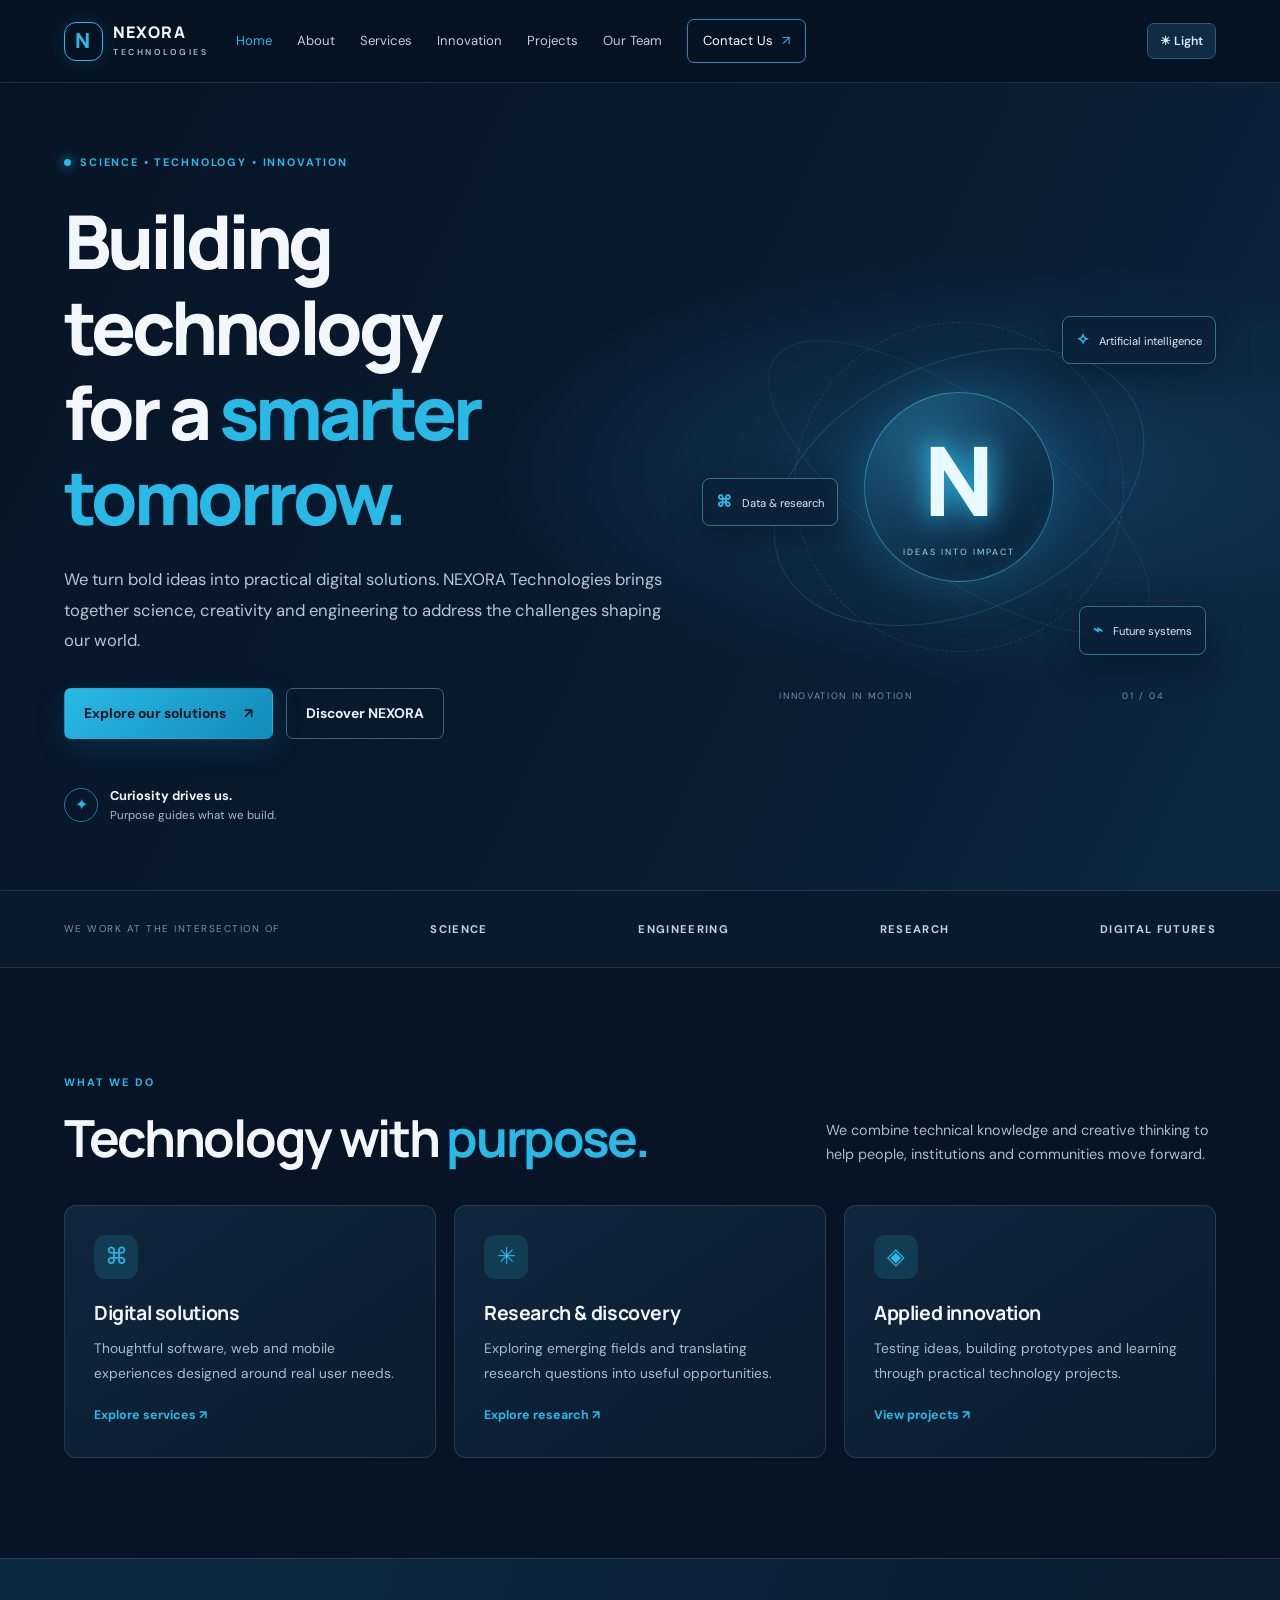
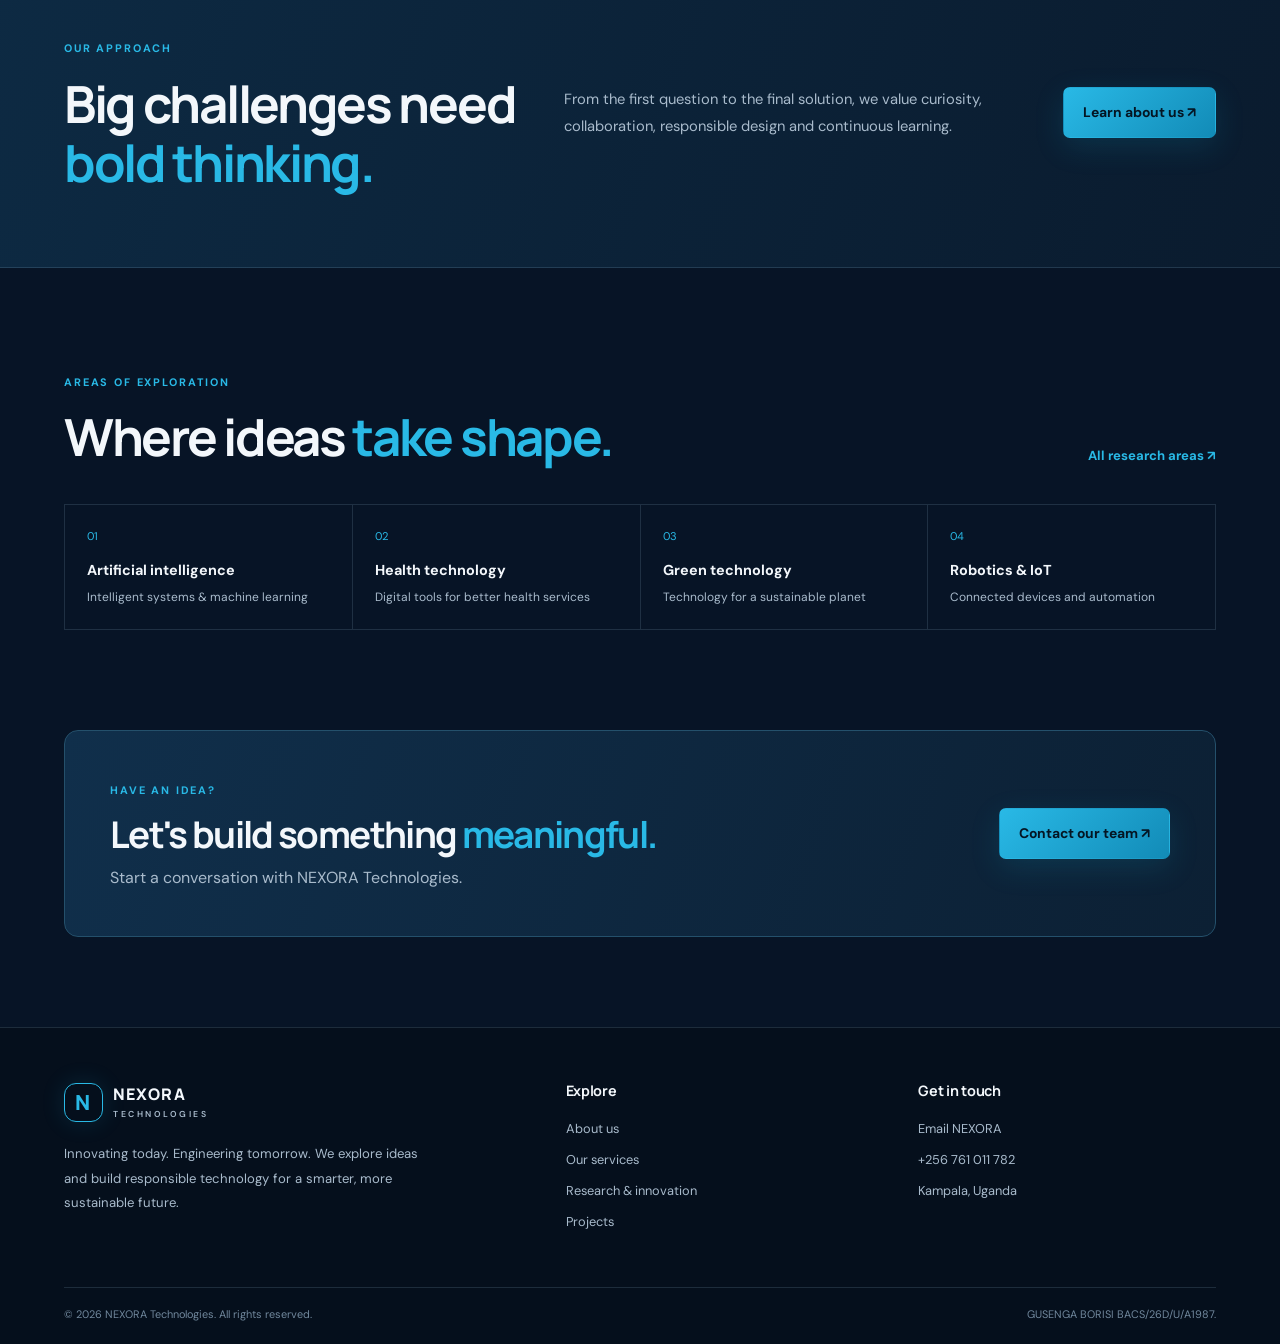
<file: index.html>
<!DOCTYPE html>
<html lang="en">
<head>
  <meta charset="UTF-8">
  <meta name="viewport" content="width=device-width, initial-scale=1.0">
  <meta name="description" content="NEXORA Technologies advances science, research and digital innovation.">
  <title>Home | NEXORA Technologies</title>
  <link rel="stylesheet" href="style.css">
</head>
<body>

<header class="site-header">
  <div class="container nav-wrap">
    <a class="brand" href="index.html" aria-label="NEXORA Technologies home">
      <span class="brand-mark">N</span><span class="brand-name">NEXORA<small>TECHNOLOGIES</small></span>
    </a>
    <button class="menu-toggle" type="button" aria-expanded="false" aria-controls="primary-navigation" aria-label="Open navigation">☰</button>
    <nav class="main-nav" id="primary-navigation" aria-label="Main navigation">
      <a href="index.html">Home</a><a href="about.html">About</a>
      <a href="services.html">Services</a><a href="innovation.html">Innovation</a>
      <a href="projects.html">Projects</a><a href="team.html">Our Team</a>
      <a class="nav-contact" href="contact.html">Contact Us <span>↗</span></a>
    </nav>
    <button class="theme-toggle" type="button" aria-label="Switch colour theme" title="Switch colour theme">☀ Light</button>
  </div>
</header>

<main>

<section class="hero">
 <div class="container hero-grid">
  <div class="hero-copy">
   <span class="eyebrow"><i></i> SCIENCE • TECHNOLOGY • INNOVATION</span>
   <h1>Building technology<br>for a <em>smarter tomorrow.</em></h1>
   <p class="hero-lead">We turn bold ideas into practical digital solutions. NEXORA Technologies brings together science, creativity and engineering to address the challenges shaping our world.</p>
   <div class="button-row"><a class="btn btn-primary" href="services.html">Explore our solutions <span>↗</span></a><a class="btn btn-outline" href="about.html">Discover NEXORA</a></div>
   <div class="hero-proof"><span class="proof-icon">✦</span><span><strong>Curiosity drives us.</strong><small>Purpose guides what we build.</small></span></div>
  </div>
  <div class="hero-art" aria-label="Abstract digital technology illustration">
   <div class="orbit orbit-one"></div><div class="orbit orbit-two"></div><div class="orbit orbit-three"></div>
   <div class="core"><span class="core-symbol">N</span><small>IDEAS INTO IMPACT</small></div>
   <div class="float-tag tag-ai"><b>✧</b> Artificial intelligence</div><div class="float-tag tag-data"><b>⌘</b> Data & research</div><div class="float-tag tag-future"><b>⌁</b> Future systems</div>
   <div class="art-caption">INNOVATION IN MOTION <span>01 / 04</span></div>
  </div>
 </div>
</section>
<section class="trust-strip"><div class="container trust-inner"><span>WE WORK AT THE INTERSECTION OF</span><b>SCIENCE</b><b>ENGINEERING</b><b>RESEARCH</b><b>DIGITAL FUTURES</b></div></section>
<section class="section container">
 <div class="section-heading"><div><span class="eyebrow">WHAT WE DO</span><h2>Technology with <em>purpose.</em></h2></div><p>We combine technical knowledge and creative thinking to help people, institutions and communities move forward.</p></div>
 <div class="card-grid three">
  <article class="feature-card"><span class="card-icon">⌘</span><h3>Digital solutions</h3><p>Thoughtful software, web and mobile experiences designed around real user needs.</p><a href="services.html">Explore services ↗</a></article>
  <article class="feature-card"><span class="card-icon">✳</span><h3>Research & discovery</h3><p>Exploring emerging fields and translating research questions into useful opportunities.</p><a href="innovation.html">Explore research ↗</a></article>
  <article class="feature-card"><span class="card-icon">◈</span><h3>Applied innovation</h3><p>Testing ideas, building prototypes and learning through practical technology projects.</p><a href="projects.html">View projects ↗</a></article>
 </div>
</section>
<section class="dark-band"><div class="container band-grid"><div><span class="eyebrow">OUR APPROACH</span><h2>Big challenges need<br><em>bold thinking.</em></h2></div><p>From the first question to the final solution, we value curiosity, collaboration, responsible design and continuous learning.</p><a class="btn btn-primary" href="about.html">Learn about us ↗</a></div></section>
<section class="section container"><div class="section-heading"><div><span class="eyebrow">AREAS OF EXPLORATION</span><h2>Where ideas <em>take shape.</em></h2></div><a class="text-link" href="innovation.html">All research areas ↗</a></div>
 <div class="topic-grid"><div>01 <b>Artificial intelligence</b><span>Intelligent systems & machine learning</span></div><div>02 <b>Health technology</b><span>Digital tools for better health services</span></div><div>03 <b>Green technology</b><span>Technology for a sustainable planet</span></div><div>04 <b>Robotics & IoT</b><span>Connected devices and automation</span></div></div>
</section>
<section class="cta-section container"><div><span class="eyebrow">HAVE AN IDEA?</span><h2>Let's build something <em>meaningful.</em></h2><p>Start a conversation with NEXORA Technologies.</p></div><a class="btn btn-primary" href="contact.html">Contact our team ↗</a></section>

</main>

<footer class="site-footer">
  <div class="container footer-grid">
    <div><a class="brand footer-brand" href="index.html"><span class="brand-mark">N</span><span class="brand-name">NEXORA<small>TECHNOLOGIES</small></span></a>
      <p>Innovating today. Engineering tomorrow. We explore ideas and build responsible technology for a smarter, more sustainable future.</p>
    </div>
    <div><h3>Explore</h3><a href="about.html">About us</a><a href="services.html">Our services</a><a href="innovation.html">Research & innovation</a><a href="projects.html">Projects</a></div>
    <div><h3>Get in touch</h3><a href="mailto:borisnucleus891@gmail.com">Email NEXORA</a><a href="tel:+256761011782">+256 761 011 782</a><span>Kampala, Uganda</span></div>
  </div>
  <div class="container footer-bottom"><span>© 2026 NEXORA Technologies. All rights reserved.</span><span>GUSENGA BORISI BACS/26D/U/A1987.</span></div>
</footer>

<script src="script.js" defer></script>
</body>
</html>
</file>
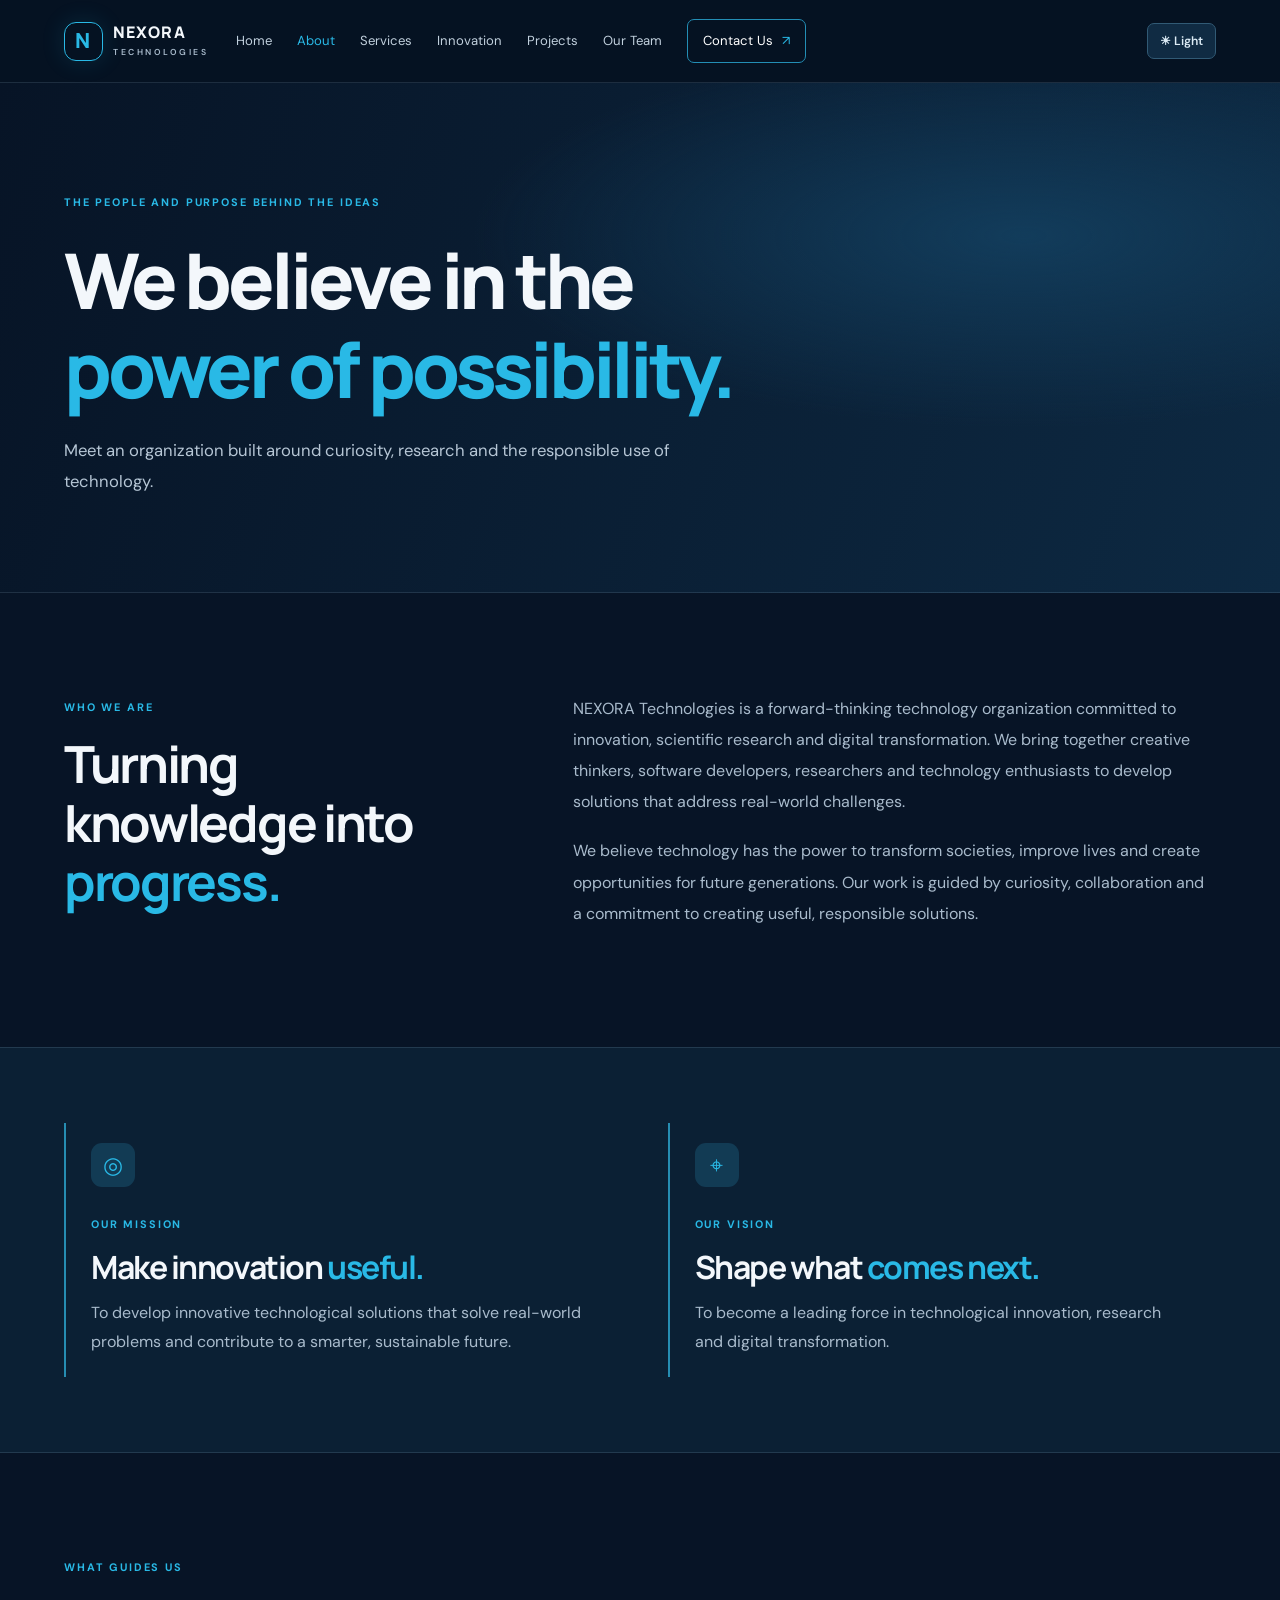
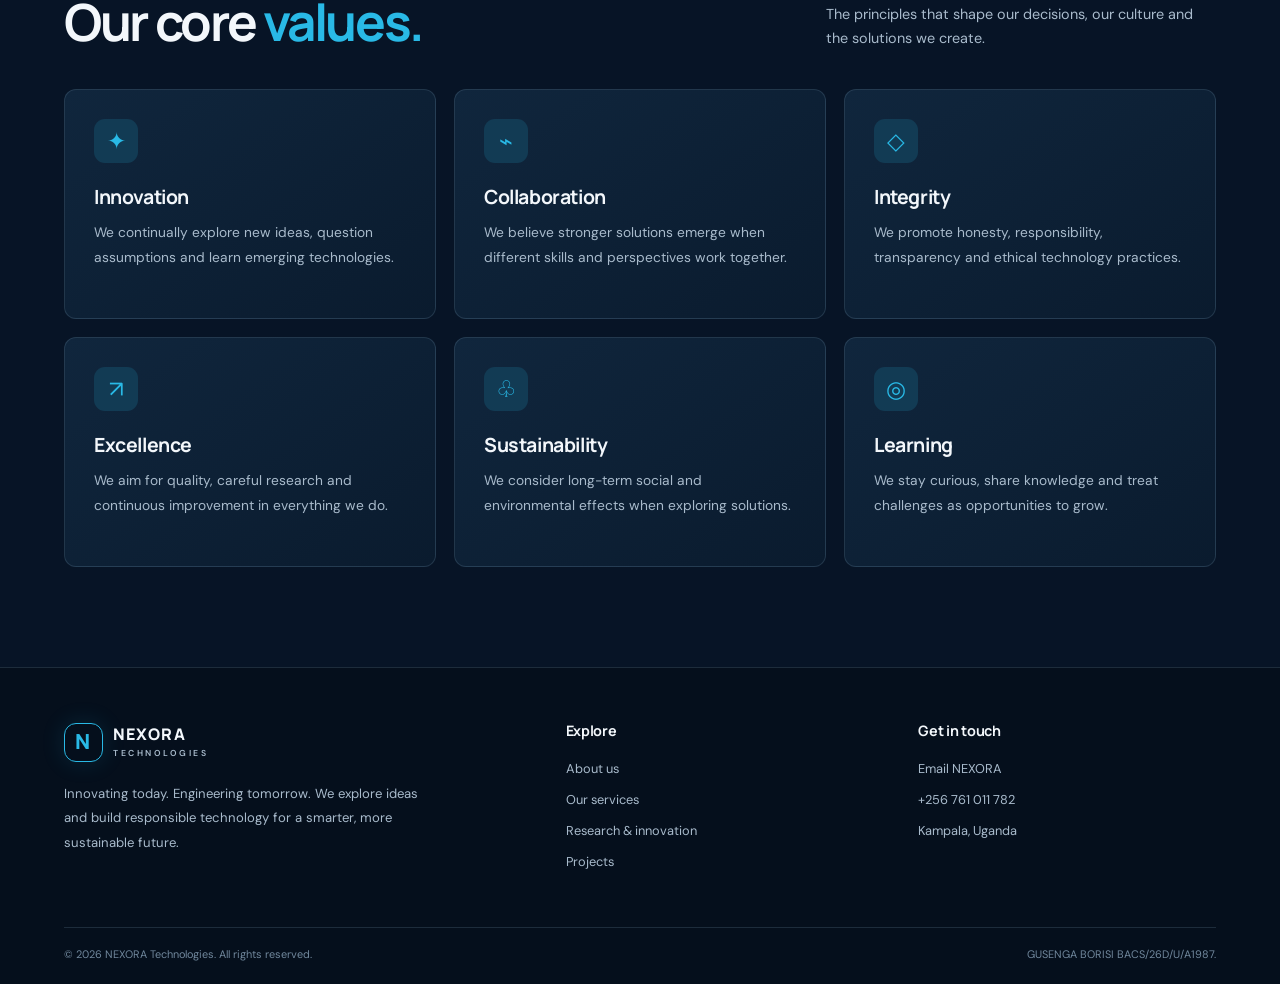
<file: about.html>
<!DOCTYPE html>
<html lang="en">
<head>
  <meta charset="UTF-8">
  <meta name="viewport" content="width=device-width, initial-scale=1.0">
  <meta name="description" content="Learn about NEXORA Technologies, our mission, vision and values.">
  <title>About Us | NEXORA Technologies</title>
  <link rel="stylesheet" href="style.css">
</head>
<body>

<header class="site-header">
  <div class="container nav-wrap">
    <a class="brand" href="index.html" aria-label="NEXORA Technologies home">
      <span class="brand-mark">N</span><span class="brand-name">NEXORA<small>TECHNOLOGIES</small></span>
    </a>
    <button class="menu-toggle" type="button" aria-expanded="false" aria-controls="primary-navigation" aria-label="Open navigation">☰</button>
    <nav class="main-nav" id="primary-navigation" aria-label="Main navigation">
      <a href="index.html">Home</a><a href="about.html">About</a>
      <a href="services.html">Services</a><a href="innovation.html">Innovation</a>
      <a href="projects.html">Projects</a><a href="team.html">Our Team</a>
      <a class="nav-contact" href="contact.html">Contact Us <span>↗</span></a>
    </nav>
    <button class="theme-toggle" type="button" aria-label="Switch colour theme" title="Switch colour theme">☀ Light</button>
  </div>
</header>

<main>

<section class="page-hero"><div class="container"><span class="eyebrow">THE PEOPLE AND PURPOSE BEHIND THE IDEAS</span><h1>We believe in the<br><em>power of possibility.</em></h1><p>Meet an organization built around curiosity, research and the responsible use of technology.</p></div></section>
<section class="section container split-section"><div><span class="eyebrow">WHO WE ARE</span><h2>Turning knowledge into <em>progress.</em></h2></div><div class="prose"><p>NEXORA Technologies is a forward-thinking technology organization committed to innovation, scientific research and digital transformation. We bring together creative thinkers, software developers, researchers and technology enthusiasts to develop solutions that address real-world challenges.</p><p>We believe technology has the power to transform societies, improve lives and create opportunities for future generations. Our work is guided by curiosity, collaboration and a commitment to creating useful, responsible solutions.</p></div></section>
<section class="mission-band"><div class="container mission-grid"><article><span class="card-icon">◎</span><span class="eyebrow">OUR MISSION</span><h2>Make innovation <em>useful.</em></h2><p>To develop innovative technological solutions that solve real-world problems and contribute to a smarter, sustainable future.</p></article><article><span class="card-icon">⌖</span><span class="eyebrow">OUR VISION</span><h2>Shape what <em>comes next.</em></h2><p>To become a leading force in technological innovation, research and digital transformation.</p></article></div></section>
<section class="section container"><div class="section-heading"><div><span class="eyebrow">WHAT GUIDES US</span><h2>Our core <em>values.</em></h2></div><p>The principles that shape our decisions, our culture and the solutions we create.</p></div><div class="card-grid three">
<article class="feature-card"><span class="card-icon">✦</span><h3>Innovation</h3><p>We continually explore new ideas, question assumptions and learn emerging technologies.</p></article>
<article class="feature-card"><span class="card-icon">⌁</span><h3>Collaboration</h3><p>We believe stronger solutions emerge when different skills and perspectives work together.</p></article>
<article class="feature-card"><span class="card-icon">◇</span><h3>Integrity</h3><p>We promote honesty, responsibility, transparency and ethical technology practices.</p></article>
<article class="feature-card"><span class="card-icon">↗</span><h3>Excellence</h3><p>We aim for quality, careful research and continuous improvement in everything we do.</p></article>
<article class="feature-card"><span class="card-icon">♧</span><h3>Sustainability</h3><p>We consider long-term social and environmental effects when exploring solutions.</p></article>
<article class="feature-card"><span class="card-icon">◎</span><h3>Learning</h3><p>We stay curious, share knowledge and treat challenges as opportunities to grow.</p></article>
</div></section>

</main>

<footer class="site-footer">
  <div class="container footer-grid">
    <div><a class="brand footer-brand" href="index.html"><span class="brand-mark">N</span><span class="brand-name">NEXORA<small>TECHNOLOGIES</small></span></a>
      <p>Innovating today. Engineering tomorrow. We explore ideas and build responsible technology for a smarter, more sustainable future.</p>
    </div>
    <div><h3>Explore</h3><a href="about.html">About us</a><a href="services.html">Our services</a><a href="innovation.html">Research & innovation</a><a href="projects.html">Projects</a></div>
    <div><h3>Get in touch</h3><a href="mailto:borisnucleus891@gmail.com">Email NEXORA</a><a href="tel:+256761011782">+256 761 011 782</a><span>Kampala, Uganda</span></div>
  </div>
  <div class="container footer-bottom"><span>© 2026 NEXORA Technologies. All rights reserved.</span><span>GUSENGA BORISI BACS/26D/U/A1987.</span></div>
</footer>

<script src="script.js" defer></script>
</body>
</html>
</file>
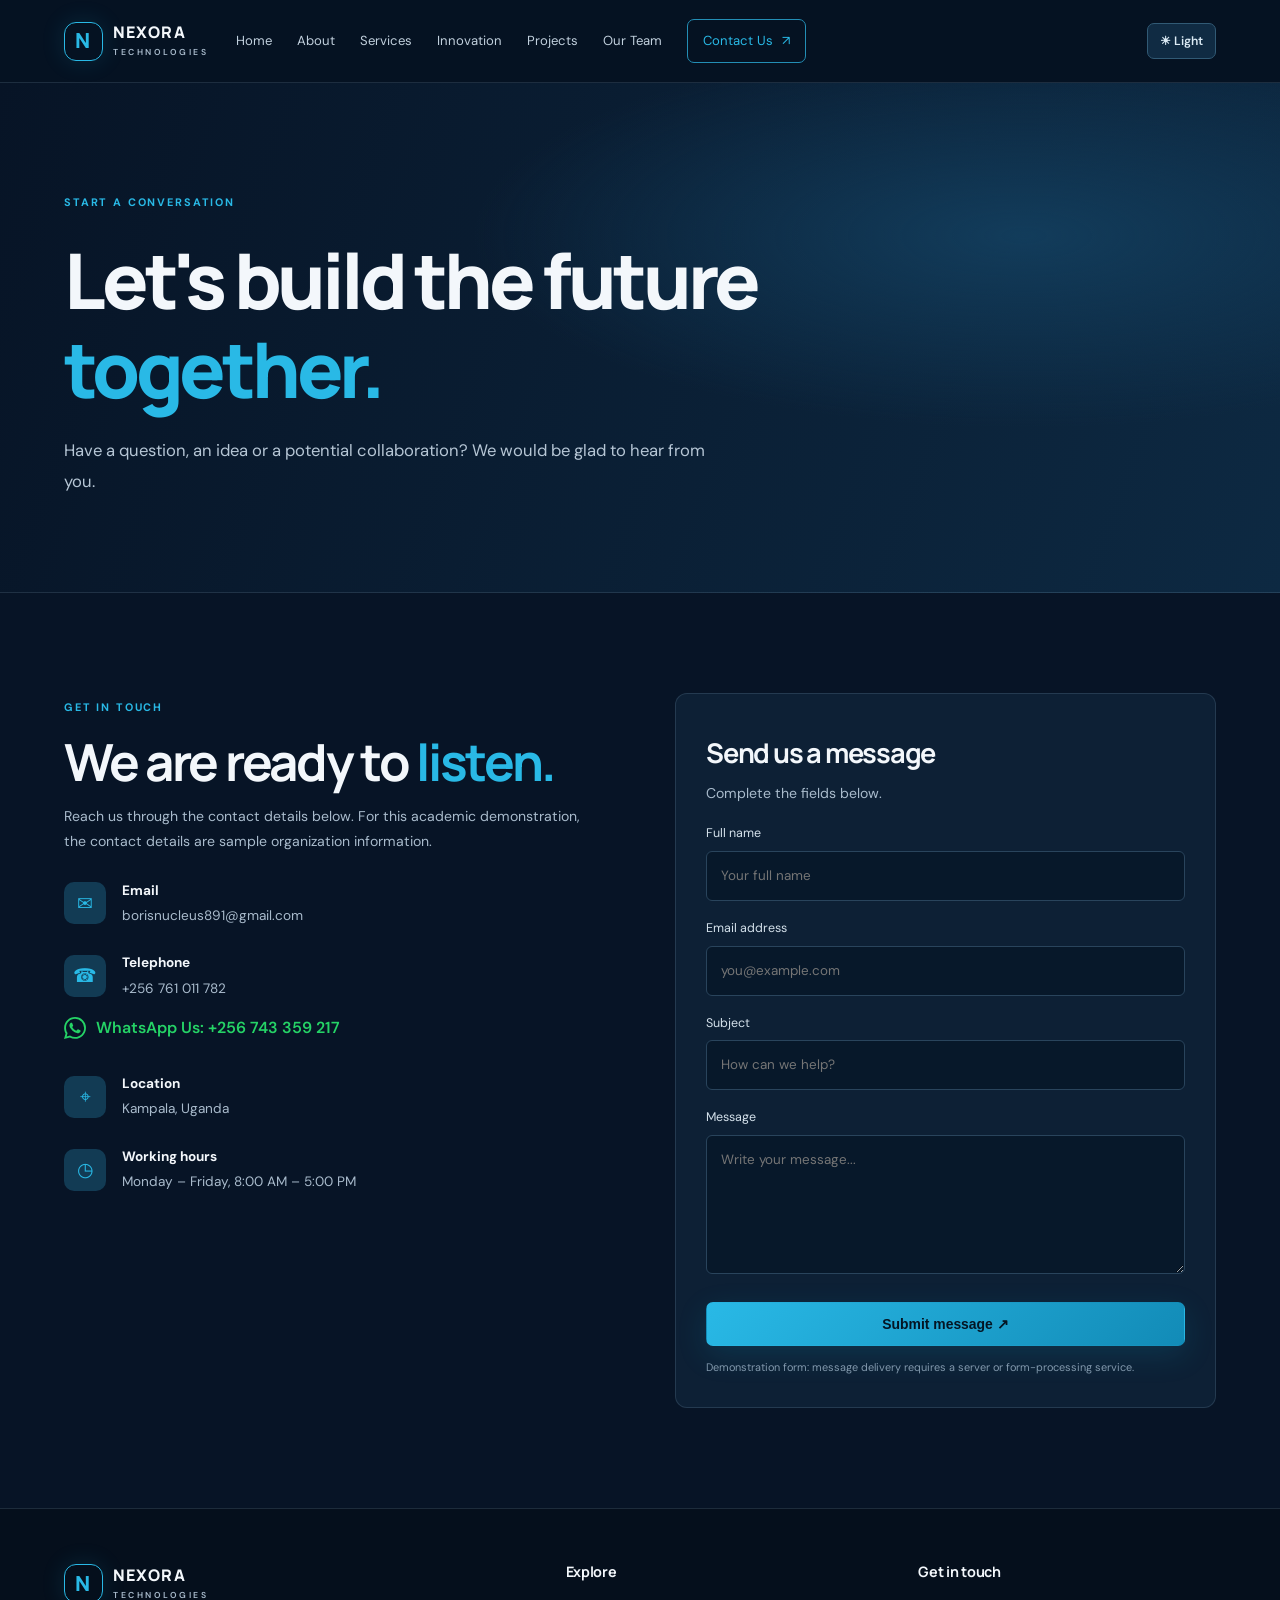
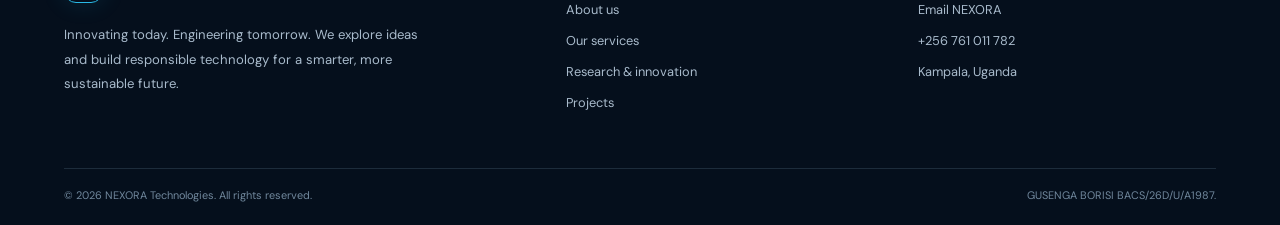
<file: contact.html>
<!DOCTYPE html>
<html lang="en">
<head>
  <meta charset="UTF-8">
  <meta name="viewport" content="width=device-width, initial-scale=1.0">
  <meta name="description" content="Contact NEXORA Technologies in Kampala, Uganda.">
  <title>Contact Us | NEXORA Technologies</title>
  <link rel="stylesheet" href="style.css">
</head>
<body>

<header class="site-header">
  <div class="container nav-wrap">
    <a class="brand" href="index.html" aria-label="NEXORA Technologies home">
      <span class="brand-mark">N</span><span class="brand-name">NEXORA<small>TECHNOLOGIES</small></span>
    </a>
    <button class="menu-toggle" type="button" aria-expanded="false" aria-controls="primary-navigation" aria-label="Open navigation">☰</button>
    <nav class="main-nav" id="primary-navigation" aria-label="Main navigation">
      <a href="index.html">Home</a><a href="about.html">About</a>
      <a href="services.html">Services</a><a href="innovation.html">Innovation</a>
      <a href="projects.html">Projects</a><a href="team.html">Our Team</a>
      <a class="nav-contact" href="contact.html">Contact Us <span>↗</span></a>
    </nav>
    <button class="theme-toggle" type="button" aria-label="Switch colour theme" title="Switch colour theme">☀ Light</button>
  </div>
</header>

<main>

<section class="page-hero"><div class="container"><span class="eyebrow">START A CONVERSATION</span><h1>Let's build the future<br><em>together.</em></h1><p>Have a question, an idea or a potential collaboration? We would be glad to hear from you.</p></div></section>
<section class="section container contact-layout"><div><span class="eyebrow">GET IN TOUCH</span><h2>We are ready to <em>listen.</em></h2><p class="muted">Reach us through the contact details below. For this academic demonstration, the contact details are sample organization information.</p>
<div class="contact-detail"><span>✉</span><div><b>Email</b><a href="mailto:borisnucleus891@gmail.com">borisnucleus891@gmail.com</a></div></div>
<div class="contact-detail"><span>☎</span><div><b>Telephone</b><a href="tel:+256761011782">+256 761 011 782</a></div></div>
 <a href="https://wa.me/256743359217"
   class="whatsapp-contact"
   target="_blank"
   rel="noopener noreferrer">

    <svg class="whatsapp-icon" viewBox="0 0 24 24">
        <path d="M20.52 3.48A11.87 11.87 0 0 0 12.05 0C5.48 0 .14 5.34.14 11.91c0 2.1.55 4.15 1.6 5.96L0 24l6.29-1.65a11.9 11.9 0 0 0 5.76 1.47h.01c6.57 0 11.91-5.34 11.91-11.91a11.84 11.84 0 0 0-3.45-8.43ZM12.06 21.8a9.9 9.9 0 0 1-5.04-1.38l-.36-.21-3.73.98 1-3.64-.24-.37a9.88 9.88 0 0 1-1.52-5.27c0-5.46 4.44-9.9 9.9-9.9a9.83 9.83 0 0 1 7 2.9 9.83 9.83 0 0 1 2.9 7c0 5.45-4.44 9.89-9.9 9.89Zm5.43-7.41c-.3-.15-1.77-.87-2.05-.97-.28-.1-.48-.15-.68.15-.2.3-.77.97-.94 1.17-.17.2-.35.23-.65.08-.3-.15-1.27-.47-2.42-1.5-.9-.8-1.5-1.78-1.67-2.08-.17-.3-.02-.46.13-.61.14-.13.3-.35.45-.52.15-.17.2-.3.3-.5.1-.2.05-.37-.02-.52-.08-.15-.68-1.64-.93-2.24-.24-.59-.49-.51-.68-.52h-.58c-.2 0-.52.08-.8.37-.28.3-1.05 1.03-1.05 2.52s1.08 2.92 1.23 3.12c.15.2 2.13 3.25 5.16 4.56.72.31 1.28.5 1.71.64.72.23 1.37.2 1.89.12.58-.09 1.77-.73 2.02-1.44.25-.71.25-1.32.17-1.44-.07-.13-.27-.2-.57-.35Z"/>
    </svg>

    WhatsApp Us: +256 743 359 217
</a>
<div class="contact-detail"><span>⌖</span><div><b>Location</b><p>Kampala, Uganda</p></div></div>
<div class="contact-detail"><span>◷</span><div><b>Working hours</b><p>Monday – Friday, 8:00 AM – 5:00 PM</p></div></div>
</div>
<div class="form-panel"><h2>Send us a message</h2><p class="muted">Complete the fields below.</p><form action="#" method="post">
<label for="fullname">Full name</label><input id="fullname" name="fullname" type="text" placeholder="Your full name" required>
<label for="email">Email address</label><input id="email" name="email" type="email" placeholder="you@example.com" required>
<label for="subject">Subject</label><input id="subject" name="subject" type="text" placeholder="How can we help?" required>
<label for="message">Message</label><textarea id="message" name="message" rows="5" placeholder="Write your message..." required></textarea>
<button class="btn btn-primary form-button" type="submit">Submit message ↗</button>
<p class="form-note">Demonstration form: message delivery requires a server or form-processing service.</p>
</form></div></section>

</main>

<footer class="site-footer">
  <div class="container footer-grid">
    <div><a class="brand footer-brand" href="index.html"><span class="brand-mark">N</span><span class="brand-name">NEXORA<small>TECHNOLOGIES</small></span></a>
      <p>Innovating today. Engineering tomorrow. We explore ideas and build responsible technology for a smarter, more sustainable future.</p>
    </div>
    <div><h3>Explore</h3><a href="about.html">About us</a><a href="services.html">Our services</a><a href="innovation.html">Research & innovation</a><a href="projects.html">Projects</a></div>
    <div><h3>Get in touch</h3><a href="mailto:borisnucleus891@gmail.com">Email NEXORA</a><a href="tel:+256761011782">+256 761 011 782</a><span>Kampala, Uganda</span></div>
  </div>
  <div class="container footer-bottom"><span>© 2026 NEXORA Technologies. All rights reserved.</span><span>GUSENGA BORISI BACS/26D/U/A1987.</span></div>
</footer>

<script src="script.js" defer></script>
</body>
</html>
</file>
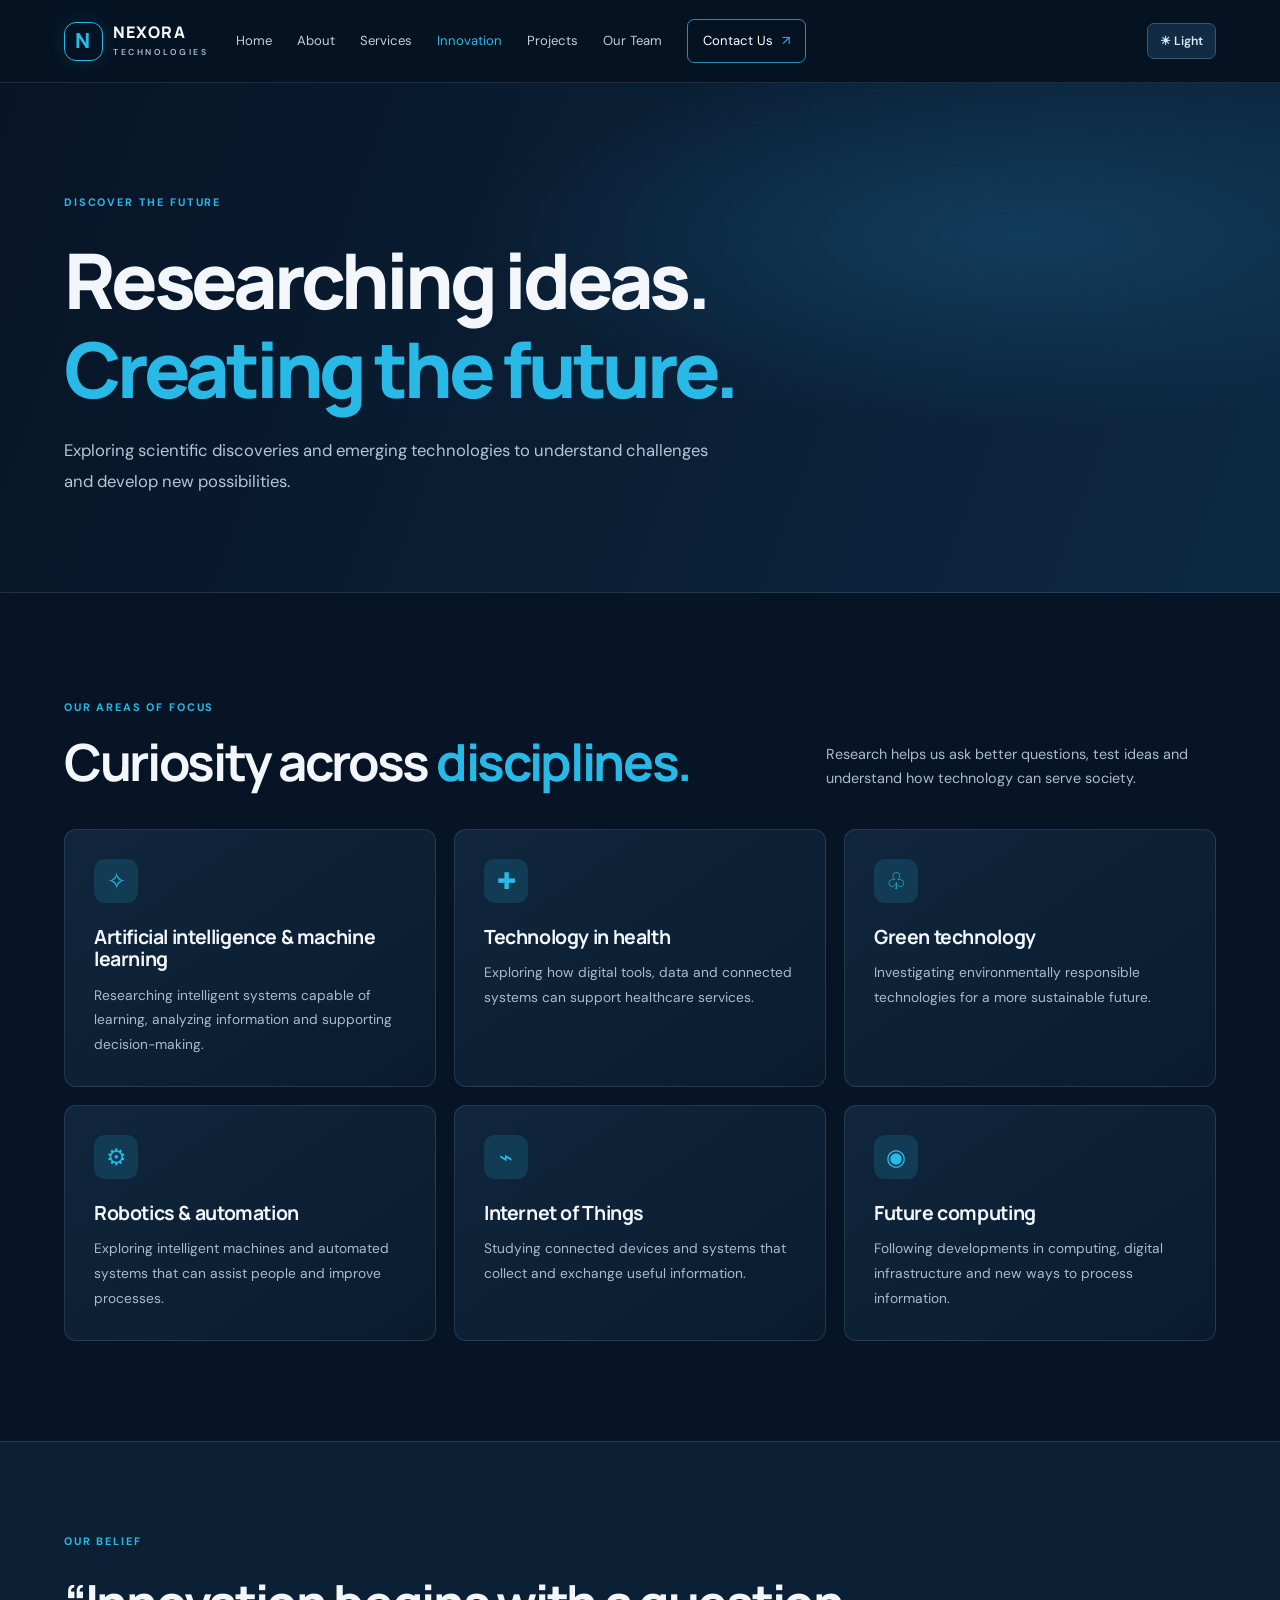
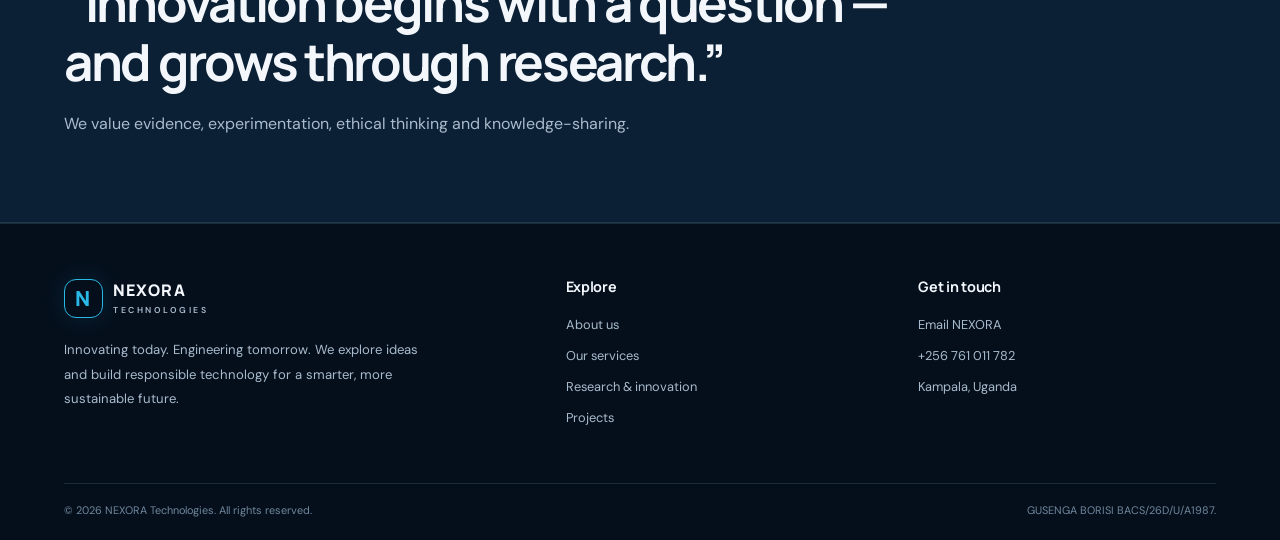
<file: innovation.html>
<!DOCTYPE html>
<html lang="en">
<head>
  <meta charset="UTF-8">
  <meta name="viewport" content="width=device-width, initial-scale=1.0">
  <meta name="description" content="Discover NEXORA Technologies research areas in science and emerging technology.">
  <title>Research & Innovation | NEXORA Technologies</title>
  <link rel="stylesheet" href="style.css">
</head>
<body>

<header class="site-header">
  <div class="container nav-wrap">
    <a class="brand" href="index.html" aria-label="NEXORA Technologies home">
      <span class="brand-mark">N</span><span class="brand-name">NEXORA<small>TECHNOLOGIES</small></span>
    </a>
    <button class="menu-toggle" type="button" aria-expanded="false" aria-controls="primary-navigation" aria-label="Open navigation">☰</button>
    <nav class="main-nav" id="primary-navigation" aria-label="Main navigation">
      <a href="index.html">Home</a><a href="about.html">About</a>
      <a href="services.html">Services</a><a href="innovation.html">Innovation</a>
      <a href="projects.html">Projects</a><a href="team.html">Our Team</a>
      <a class="nav-contact" href="contact.html">Contact Us <span>↗</span></a>
    </nav>
    <button class="theme-toggle" type="button" aria-label="Switch colour theme" title="Switch colour theme">☀ Light</button>
  </div>
</header>

<main>

<section class="page-hero"><div class="container"><span class="eyebrow">DISCOVER THE FUTURE</span><h1>Researching ideas.<br><em>Creating the future.</em></h1><p>Exploring scientific discoveries and emerging technologies to understand challenges and develop new possibilities.</p></div></section>
<section class="section container"><div class="section-heading"><div><span class="eyebrow">OUR AREAS OF FOCUS</span><h2>Curiosity across <em>disciplines.</em></h2></div><p>Research helps us ask better questions, test ideas and understand how technology can serve society.</p></div><div class="card-grid three">
<article class="feature-card"><span class="card-icon">✧</span><h3>Artificial intelligence & machine learning</h3><p>Researching intelligent systems capable of learning, analyzing information and supporting decision-making.</p></article>
<article class="feature-card"><span class="card-icon">✚</span><h3>Technology in health</h3><p>Exploring how digital tools, data and connected systems can support healthcare services.</p></article>
<article class="feature-card"><span class="card-icon">♧</span><h3>Green technology</h3><p>Investigating environmentally responsible technologies for a more sustainable future.</p></article>
<article class="feature-card"><span class="card-icon">⚙</span><h3>Robotics & automation</h3><p>Exploring intelligent machines and automated systems that can assist people and improve processes.</p></article>
<article class="feature-card"><span class="card-icon">⌁</span><h3>Internet of Things</h3><p>Studying connected devices and systems that collect and exchange useful information.</p></article>
<article class="feature-card"><span class="card-icon">◉</span><h3>Future computing</h3><p>Following developments in computing, digital infrastructure and new ways to process information.</p></article>
</div></section>
<section class="quote-panel"><div class="container"><span class="eyebrow">OUR BELIEF</span><h2>“Innovation begins with a question — and grows through research.”</h2><p>We value evidence, experimentation, ethical thinking and knowledge-sharing.</p></div></section>

</main>

<footer class="site-footer">
  <div class="container footer-grid">
    <div><a class="brand footer-brand" href="index.html"><span class="brand-mark">N</span><span class="brand-name">NEXORA<small>TECHNOLOGIES</small></span></a>
      <p>Innovating today. Engineering tomorrow. We explore ideas and build responsible technology for a smarter, more sustainable future.</p>
    </div>
    <div><h3>Explore</h3><a href="about.html">About us</a><a href="services.html">Our services</a><a href="innovation.html">Research & innovation</a><a href="projects.html">Projects</a></div>
    <div><h3>Get in touch</h3><a href="mailto:borisnucleus891@gmail.com">Email NEXORA</a><a href="tel:+256761011782">+256 761 011 782</a><span>Kampala, Uganda</span></div>
  </div>
  <div class="container footer-bottom"><span>© 2026 NEXORA Technologies. All rights reserved.</span><span>GUSENGA BORISI BACS/26D/U/A1987.</span></div>
</footer>

<script src="script.js" defer></script>
</body>
</html>
</file>
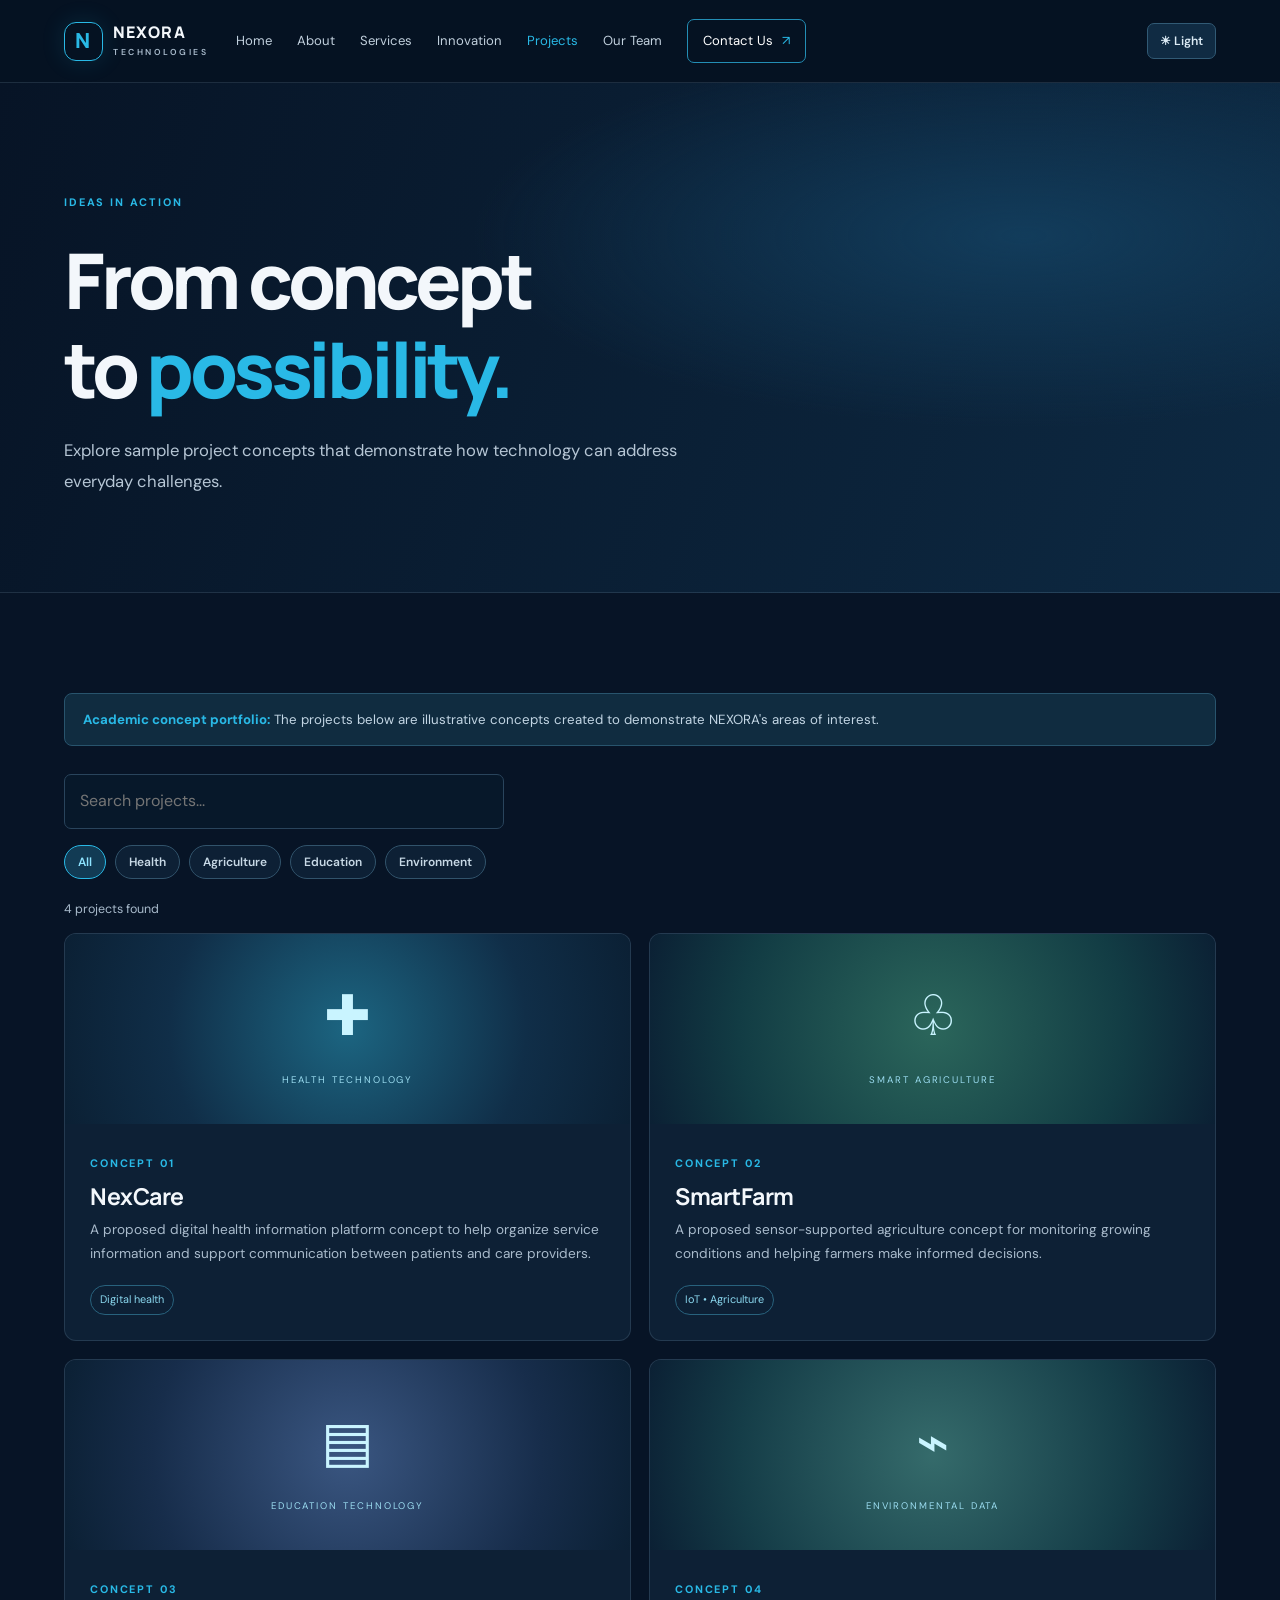
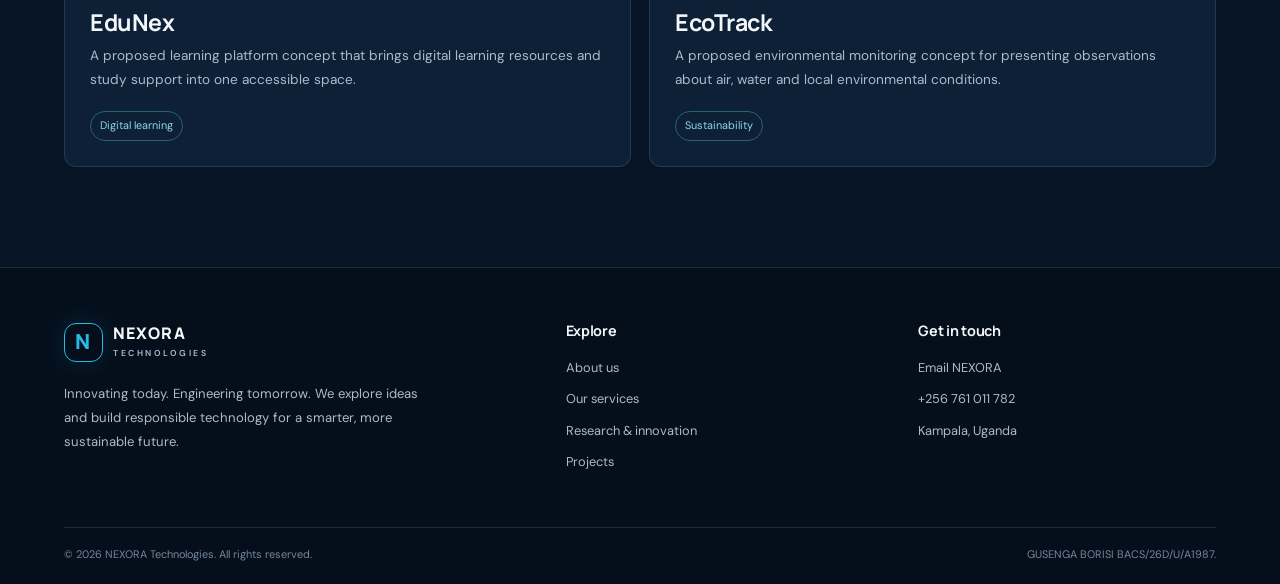
<file: projects.html>
<!DOCTYPE html>
<html lang="en">
<head>
  <meta charset="UTF-8">
  <meta name="viewport" content="width=device-width, initial-scale=1.0">
  <meta name="description" content="Explore illustrative concept projects from NEXORA Technologies.">
  <title>Projects | NEXORA Technologies</title>
  <link rel="stylesheet" href="style.css">
</head>
<body>

<header class="site-header">
  <div class="container nav-wrap">
    <a class="brand" href="index.html" aria-label="NEXORA Technologies home">
      <span class="brand-mark">N</span><span class="brand-name">NEXORA<small>TECHNOLOGIES</small></span>
    </a>
    <button class="menu-toggle" type="button" aria-expanded="false" aria-controls="primary-navigation" aria-label="Open navigation">☰</button>
    <nav class="main-nav" id="primary-navigation" aria-label="Main navigation">
      <a href="index.html">Home</a><a href="about.html">About</a>
      <a href="services.html">Services</a><a href="innovation.html">Innovation</a>
      <a href="projects.html">Projects</a><a href="team.html">Our Team</a>
      <a class="nav-contact" href="contact.html">Contact Us <span>↗</span></a>
    </nav>
    <button class="theme-toggle" type="button" aria-label="Switch colour theme" title="Switch colour theme">☀ Light</button>
  </div>
</header>

<main>

<section class="page-hero"><div class="container"><span class="eyebrow">IDEAS IN ACTION</span><h1>From concept<br>to <em>possibility.</em></h1><p>Explore sample project concepts that demonstrate how technology can address everyday challenges.</p></div></section>
<section class="section container"><div class="notice"><b>Academic concept portfolio:</b> The projects below are illustrative concepts created to demonstrate NEXORA's areas of interest.</div><div class="project-tools" aria-label="Filter projects">
  <label class="sr-only" for="project-search">Search projects</label>
  <input id="project-search" type="search" placeholder="Search projects..." autocomplete="off">
  <div class="filter-buttons" role="group" aria-label="Filter by category">
    <button class="filter-btn is-active" type="button" data-filter="all">All</button>
    <button class="filter-btn" type="button" data-filter="health">Health</button>
    <button class="filter-btn" type="button" data-filter="agriculture">Agriculture</button>
    <button class="filter-btn" type="button" data-filter="education">Education</button>
    <button class="filter-btn" type="button" data-filter="environment">Environment</button>
  </div>
</div>
<p class="search-status" aria-live="polite"></p>
<div class="card-grid two project-grid">
<article class="project-card" data-category="health"><div class="project-art art-health"><span>✚</span><small>HEALTH TECHNOLOGY</small></div><div class="project-copy"><span class="eyebrow">CONCEPT 01</span><h3>NexCare</h3><p>A proposed digital health information platform concept to help organize service information and support communication between patients and care providers.</p><span class="tag">Digital health</span></div></article>
<article class="project-card" data-category="agriculture"><div class="project-art art-farm"><span>♧</span><small>SMART AGRICULTURE</small></div><div class="project-copy"><span class="eyebrow">CONCEPT 02</span><h3>SmartFarm</h3><p>A proposed sensor-supported agriculture concept for monitoring growing conditions and helping farmers make informed decisions.</p><span class="tag">IoT • Agriculture</span></div></article>
<article class="project-card" data-category="education"><div class="project-art art-edu"><span>▤</span><small>EDUCATION TECHNOLOGY</small></div><div class="project-copy"><span class="eyebrow">CONCEPT 03</span><h3>EduNex</h3><p>A proposed learning platform concept that brings digital learning resources and study support into one accessible space.</p><span class="tag">Digital learning</span></div></article>
<article class="project-card" data-category="environment"><div class="project-art art-eco"><span>⌁</span><small>ENVIRONMENTAL DATA</small></div><div class="project-copy"><span class="eyebrow">CONCEPT 04</span><h3>EcoTrack</h3><p>A proposed environmental monitoring concept for presenting observations about air, water and local environmental conditions.</p><span class="tag">Sustainability</span></div></article>
</div></section>

</main>

<footer class="site-footer">
  <div class="container footer-grid">
    <div><a class="brand footer-brand" href="index.html"><span class="brand-mark">N</span><span class="brand-name">NEXORA<small>TECHNOLOGIES</small></span></a>
      <p>Innovating today. Engineering tomorrow. We explore ideas and build responsible technology for a smarter, more sustainable future.</p>
    </div>
    <div><h3>Explore</h3><a href="about.html">About us</a><a href="services.html">Our services</a><a href="innovation.html">Research & innovation</a><a href="projects.html">Projects</a></div>
    <div><h3>Get in touch</h3><a href="mailto:borisnucleus891@gmail.com">Email NEXORA</a><a href="tel:+256761011782">+256 761 011 782</a><span>Kampala, Uganda</span></div>
  </div>
  <div class="container footer-bottom"><span>© 2026 NEXORA Technologies. All rights reserved.</span><span>GUSENGA BORISI BACS/26D/U/A1987.</span></div>
</footer>

<script src="script.js" defer></script>
</body>
</html>
</file>
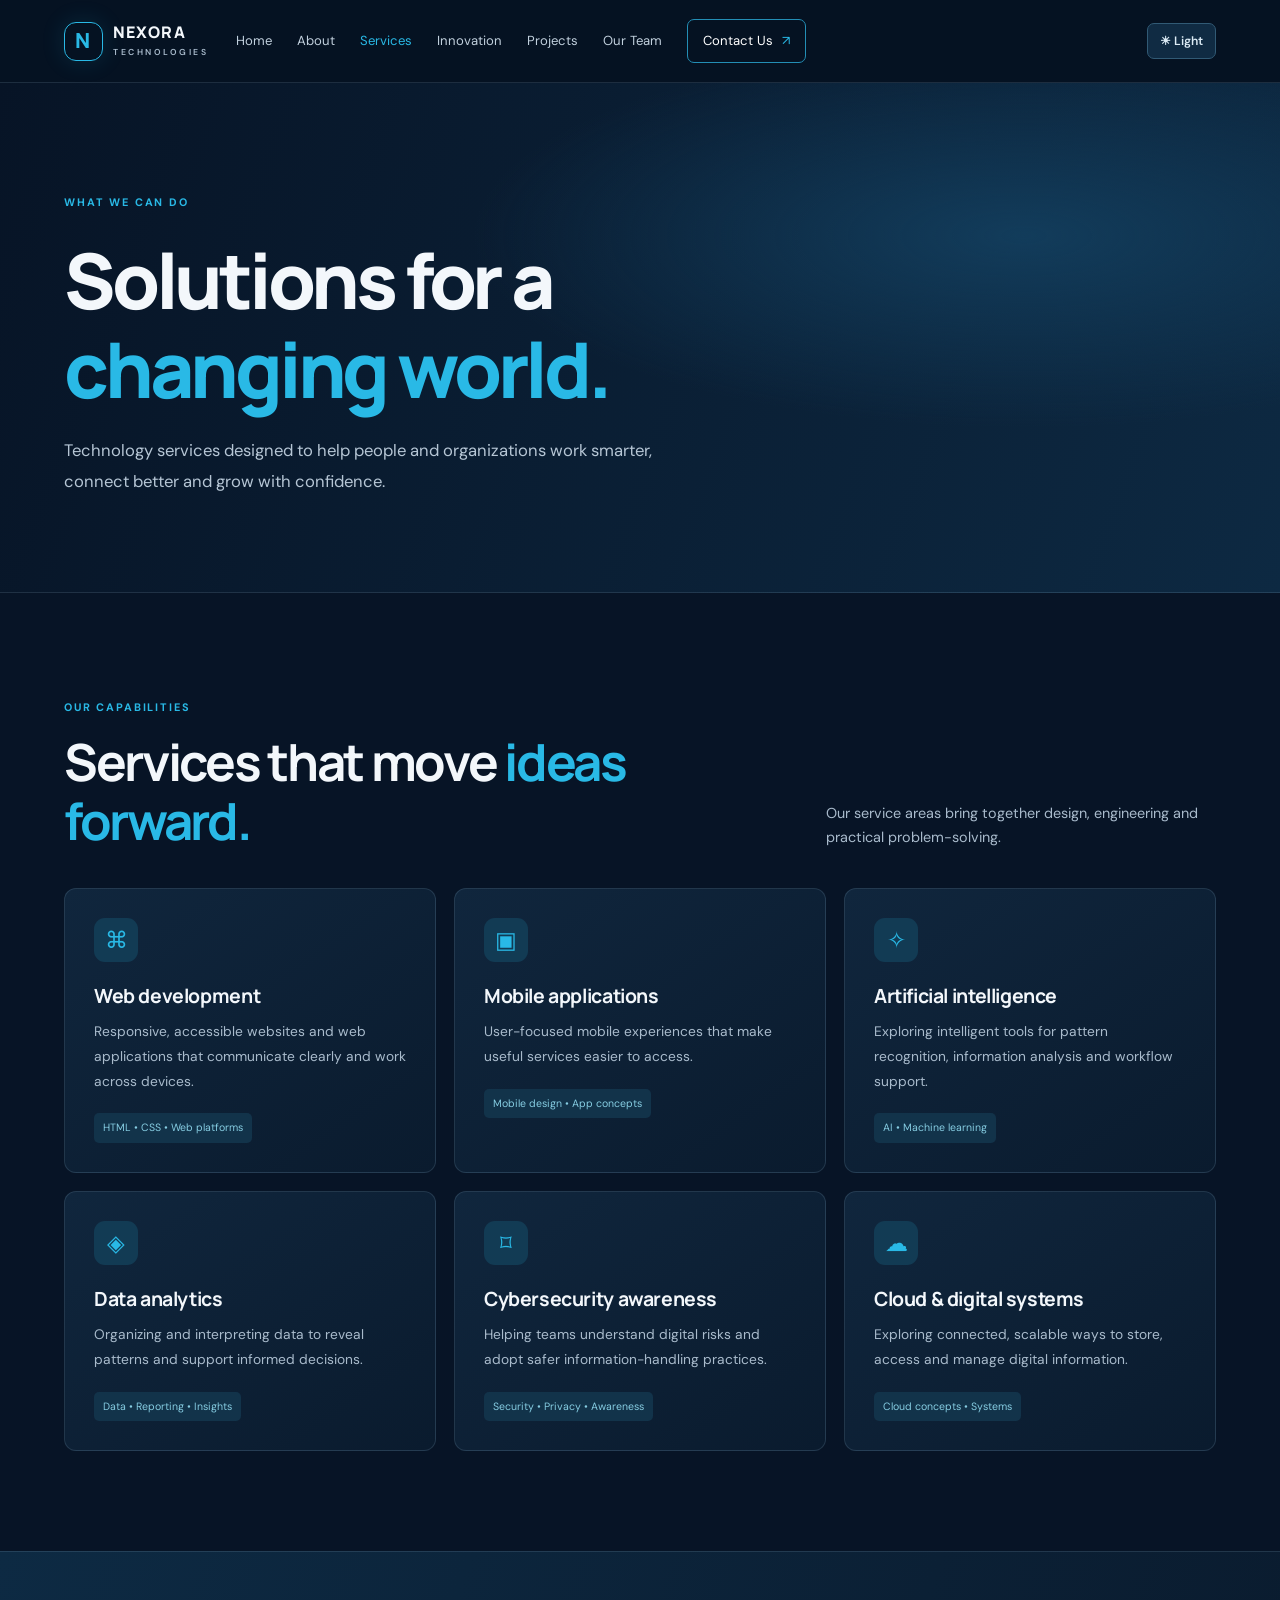
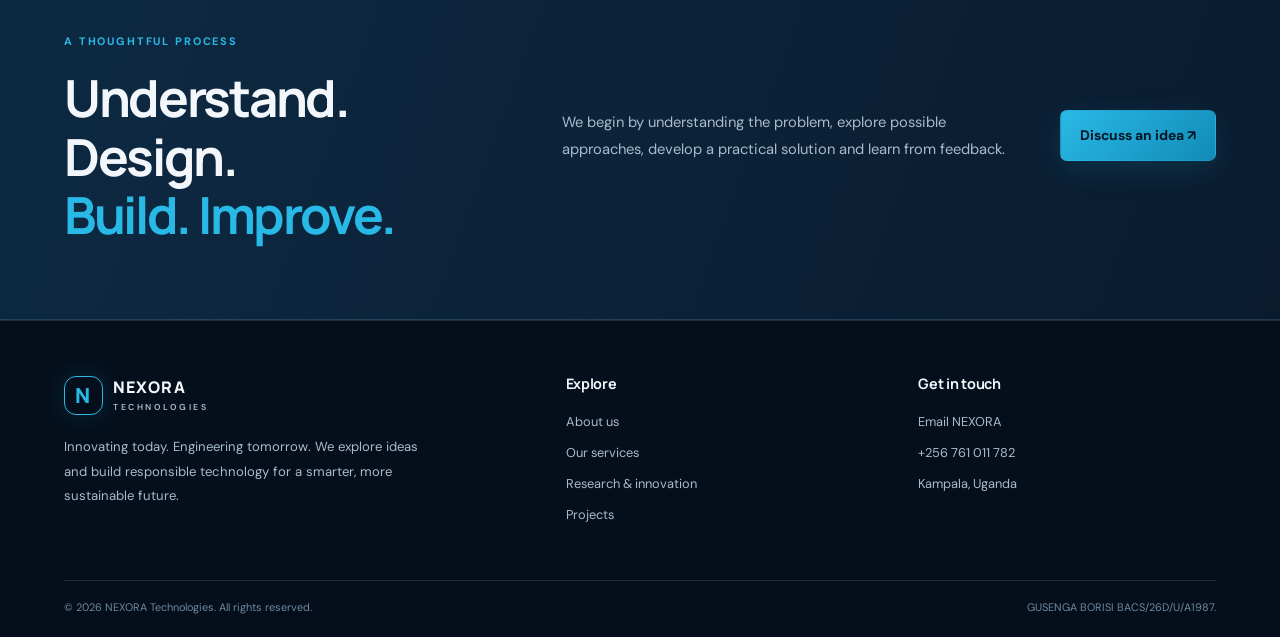
<file: services.html>
<!DOCTYPE html>
<html lang="en">
<head>
  <meta charset="UTF-8">
  <meta name="viewport" content="width=device-width, initial-scale=1.0">
  <meta name="description" content="Explore NEXORA Technologies digital, software and technology services.">
  <title>Services | NEXORA Technologies</title>
  <link rel="stylesheet" href="style.css">
</head>
<body>

<header class="site-header">
  <div class="container nav-wrap">
    <a class="brand" href="index.html" aria-label="NEXORA Technologies home">
      <span class="brand-mark">N</span><span class="brand-name">NEXORA<small>TECHNOLOGIES</small></span>
    </a>
    <button class="menu-toggle" type="button" aria-expanded="false" aria-controls="primary-navigation" aria-label="Open navigation">☰</button>
    <nav class="main-nav" id="primary-navigation" aria-label="Main navigation">
      <a href="index.html">Home</a><a href="about.html">About</a>
      <a href="services.html">Services</a><a href="innovation.html">Innovation</a>
      <a href="projects.html">Projects</a><a href="team.html">Our Team</a>
      <a class="nav-contact" href="contact.html">Contact Us <span>↗</span></a>
    </nav>
    <button class="theme-toggle" type="button" aria-label="Switch colour theme" title="Switch colour theme">☀ Light</button>
  </div>
</header>

<main>

<section class="page-hero"><div class="container"><span class="eyebrow">WHAT WE CAN DO</span><h1>Solutions for a<br><em>changing world.</em></h1><p>Technology services designed to help people and organizations work smarter, connect better and grow with confidence.</p></div></section>
<section class="section container"><div class="section-heading"><div><span class="eyebrow">OUR CAPABILITIES</span><h2>Services that move <em>ideas forward.</em></h2></div><p>Our service areas bring together design, engineering and practical problem-solving.</p></div><div class="card-grid three">
<article class="service-card"><span class="card-icon">⌘</span><h3>Web development</h3><p>Responsive, accessible websites and web applications that communicate clearly and work across devices.</p><small>HTML • CSS • Web platforms</small></article>
<article class="service-card"><span class="card-icon">▣</span><h3>Mobile applications</h3><p>User-focused mobile experiences that make useful services easier to access.</p><small>Mobile design • App concepts</small></article>
<article class="service-card"><span class="card-icon">✧</span><h3>Artificial intelligence</h3><p>Exploring intelligent tools for pattern recognition, information analysis and workflow support.</p><small>AI • Machine learning</small></article>
<article class="service-card"><span class="card-icon">◈</span><h3>Data analytics</h3><p>Organizing and interpreting data to reveal patterns and support informed decisions.</p><small>Data • Reporting • Insights</small></article>
<article class="service-card"><span class="card-icon">⌑</span><h3>Cybersecurity awareness</h3><p>Helping teams understand digital risks and adopt safer information-handling practices.</p><small>Security • Privacy • Awareness</small></article>
<article class="service-card"><span class="card-icon">☁</span><h3>Cloud & digital systems</h3><p>Exploring connected, scalable ways to store, access and manage digital information.</p><small>Cloud concepts • Systems</small></article>
</div></section>
<section class="dark-band"><div class="container band-grid"><div><span class="eyebrow">A THOUGHTFUL PROCESS</span><h2>Understand. Design.<br><em>Build. Improve.</em></h2></div><p>We begin by understanding the problem, explore possible approaches, develop a practical solution and learn from feedback.</p><a class="btn btn-primary" href="contact.html">Discuss an idea ↗</a></div></section>

</main>

<footer class="site-footer">
  <div class="container footer-grid">
    <div><a class="brand footer-brand" href="index.html"><span class="brand-mark">N</span><span class="brand-name">NEXORA<small>TECHNOLOGIES</small></span></a>
      <p>Innovating today. Engineering tomorrow. We explore ideas and build responsible technology for a smarter, more sustainable future.</p>
    </div>
    <div><h3>Explore</h3><a href="about.html">About us</a><a href="services.html">Our services</a><a href="innovation.html">Research & innovation</a><a href="projects.html">Projects</a></div>
    <div><h3>Get in touch</h3><a href="mailto:borisnucleus891@gmail.com">Email NEXORA</a><a href="tel:+256761011782">+256 761 011 782</a><span>Kampala, Uganda</span></div>
  </div>
  <div class="container footer-bottom"><span>© 2026 NEXORA Technologies. All rights reserved.</span><span>GUSENGA BORISI BACS/26D/U/A1987.</span></div>
</footer>

<script src="script.js" defer></script>
</body>
</html>
</file>
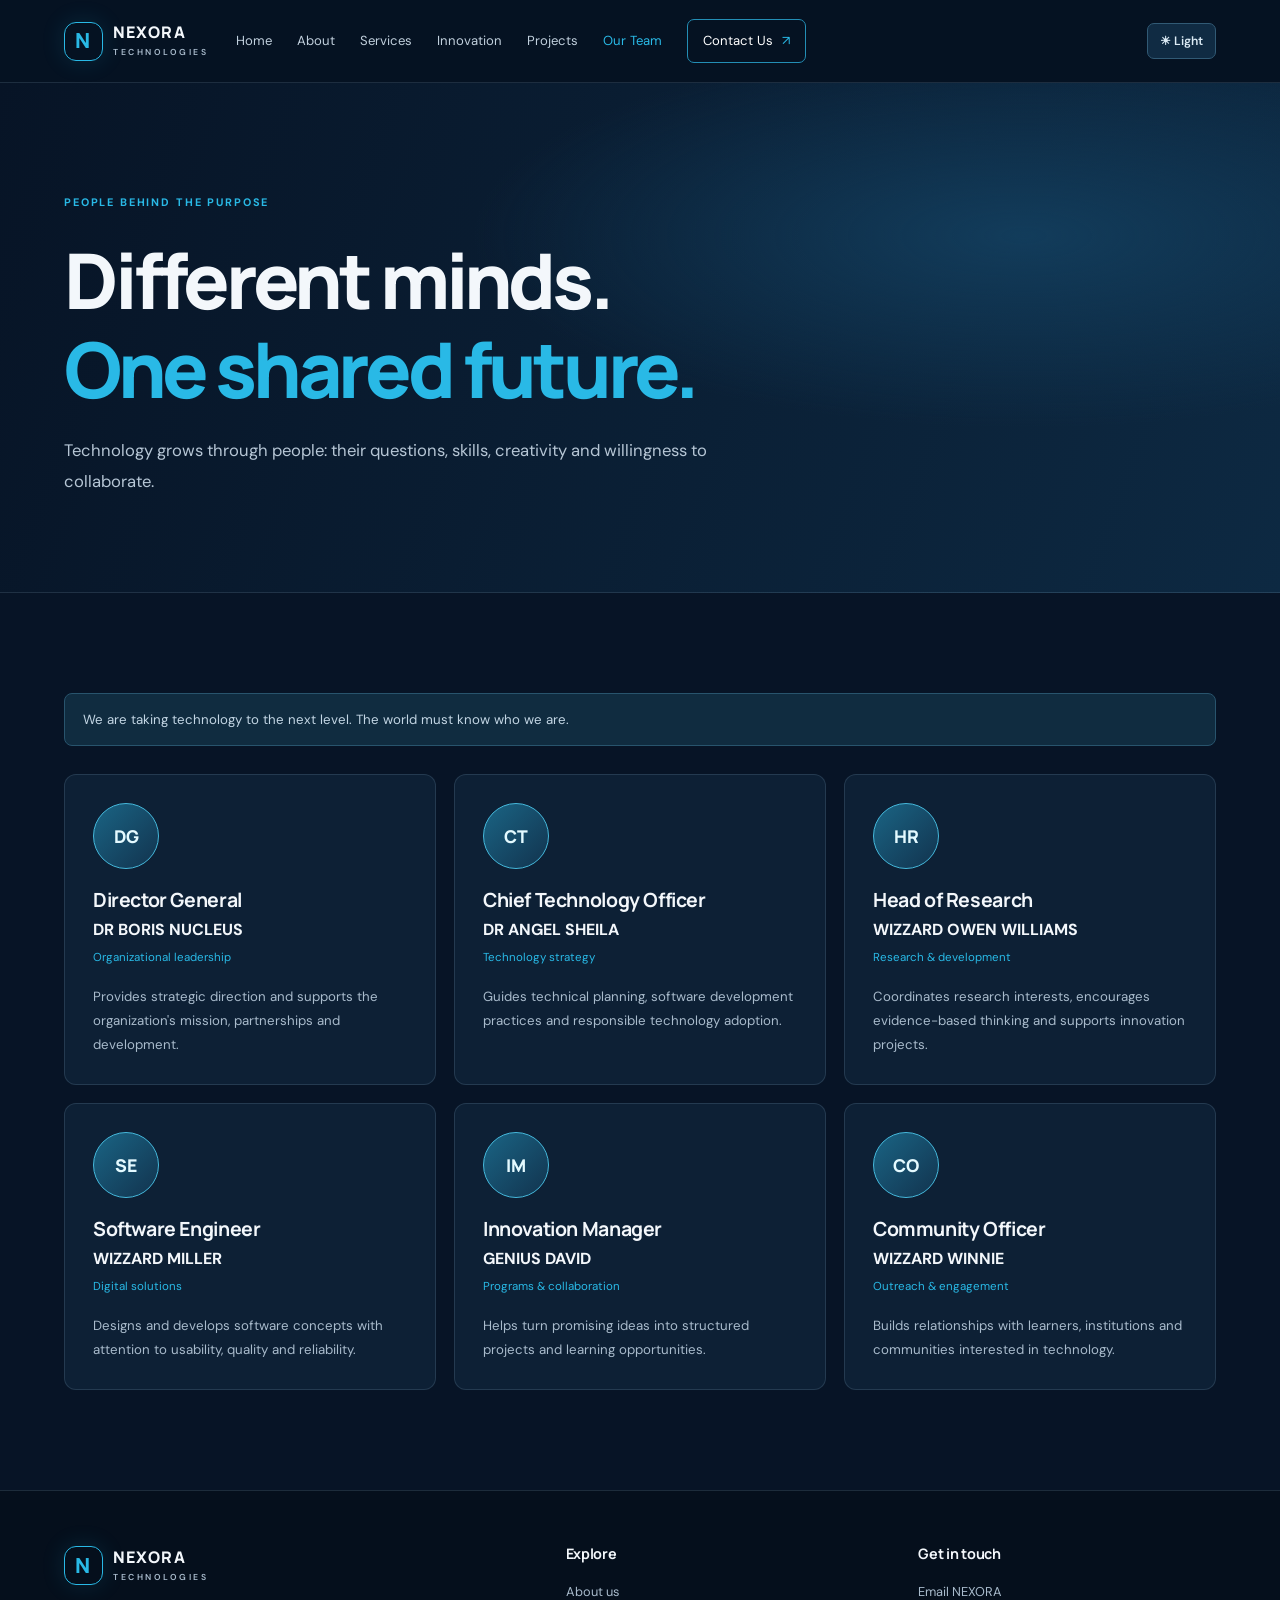
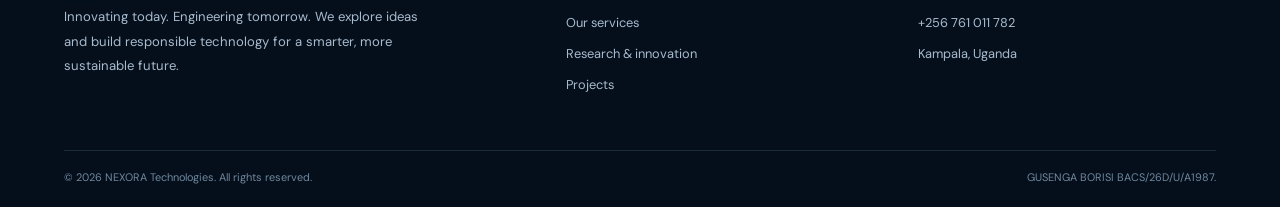
<file: team.html>
<!DOCTYPE html>
<html lang="en">
<head>
  <meta charset="UTF-8">
  <meta name="viewport" content="width=device-width, initial-scale=1.0">
  <meta name="description" content="Meet the example leadership roles and contributors at NEXORA Technologies.">
  <title>Our Team | NEXORA Technologies</title>
  <link rel="stylesheet" href="style.css">
</head>
<body>

<header class="site-header">
  <div class="container nav-wrap">
    <a class="brand" href="index.html" aria-label="NEXORA Technologies home">
      <span class="brand-mark">N</span><span class="brand-name">NEXORA<small>TECHNOLOGIES</small></span>
    </a>
    <button class="menu-toggle" type="button" aria-expanded="false" aria-controls="primary-navigation" aria-label="Open navigation">☰</button>
    <nav class="main-nav" id="primary-navigation" aria-label="Main navigation">
      <a href="index.html">Home</a><a href="about.html">About</a>
      <a href="services.html">Services</a><a href="innovation.html">Innovation</a>
      <a href="projects.html">Projects</a><a href="team.html">Our Team</a>
      <a class="nav-contact" href="contact.html">Contact Us <span>↗</span></a>
    </nav>
    <button class="theme-toggle" type="button" aria-label="Switch colour theme" title="Switch colour theme">☀ Light</button>
  </div>
</header>

<main>

<section class="page-hero"><div class="container"><span class="eyebrow">PEOPLE BEHIND THE PURPOSE</span><h1>Different minds.<br><em>One shared future.</em></h1><p>Technology grows through people: their questions, skills, creativity and willingness to collaborate.</p></div></section>
<section class="section container"><div class="notice">We are taking technology to the next level. The world must know who we are.</div><div class="card-grid three">
<article class="person-card"><div class="avatar">DG</div><h3>Director General</h3><h4>DR BORIS NUCLEUS</h4><span>Organizational leadership</span><p>Provides strategic direction and supports the organization's mission, partnerships and development.</p></article>
<article class="person-card"><div class="avatar">CT</div><h3>Chief Technology Officer</h3><h4>DR ANGEL SHEILA</h4><span>Technology strategy</span><p>Guides technical planning, software development practices and responsible technology adoption.</p></article>
<article class="person-card"><div class="avatar">HR</div><h3>Head of Research</h3><h4>WIZZARD OWEN WILLIAMS</h4><span>Research & development</span><p>Coordinates research interests, encourages evidence-based thinking and supports innovation projects.</p></article>
<article class="person-card"><div class="avatar">SE</div><h3>Software Engineer</h3><h4>WIZZARD MILLER</h4><span>Digital solutions</span><p>Designs and develops software concepts with attention to usability, quality and reliability.</p></article>
<article class="person-card"><div class="avatar">IM</div><h3>Innovation Manager</h3><h4>GENIUS DAVID</h4><span>Programs & collaboration</span><p>Helps turn promising ideas into structured projects and learning opportunities.</p></article>
<article class="person-card"><div class="avatar">CO</div><h3>Community Officer</h3><h4>WIZZARD WINNIE</h4><span>Outreach & engagement</span><p>Builds relationships with learners, institutions and communities interested in technology.</p></article>
</div></section>

</main>

<footer class="site-footer">
  <div class="container footer-grid">
    <div><a class="brand footer-brand" href="index.html"><span class="brand-mark">N</span><span class="brand-name">NEXORA<small>TECHNOLOGIES</small></span></a>
      <p>Innovating today. Engineering tomorrow. We explore ideas and build responsible technology for a smarter, more sustainable future.</p>
    </div>
    <div><h3>Explore</h3><a href="about.html">About us</a><a href="services.html">Our services</a><a href="innovation.html">Research & innovation</a><a href="projects.html">Projects</a></div>
    <div><h3>Get in touch</h3><a href="mailto:borisnucleus891@gmail.com">Email NEXORA</a><a href="tel:+256761011782">+256 761 011 782</a><span>Kampala, Uganda</span></div>
  </div>
  <div class="container footer-bottom"><span>© 2026 NEXORA Technologies. All rights reserved.</span><span>GUSENGA BORISI BACS/26D/U/A1987.</span></div>
</footer>

<script src="script.js" defer></script>
</body>
</html>
</file>
<file: style.css>
@import url('https://fonts.googleapis.com/css2?family=DM+Sans:wght@400;500;600;700&family=Manrope:wght@400;500;600;700;800&display=swap');

:root{--bg:#071426;--panel:#0d2035;--panel2:#102943;--text:#f3f7fb;--muted:#a9bbcc;--blue:#29b9e6;--blue2:#128bb7;--line:rgba(153,190,218,.16);--max:1160px}
*{box-sizing:border-box;margin:0;padding:0}
html{scroll-behavior:smooth}
body{font-family:'DM Sans',Arial,sans-serif;background:var(--bg);color:var(--text);line-height:1.65}
a{color:inherit;text-decoration:none}
.container{width:min(var(--max),90%);margin:auto}
h1,h2,h3,.brand{font-family:'Manrope',Arial,sans-serif;line-height:1.15}
h1{font-size:clamp(2.7rem,6vw,5.2rem);letter-spacing:-.055em;font-weight:800}
h2{font-size:clamp(2rem,4vw,3.2rem);letter-spacing:-.045em}
h3{font-size:1.22rem;letter-spacing:-.02em}
em{font-style:normal;color:var(--blue)}
.site-header{position:sticky;top:0;z-index:10;background:rgba(6,19,34,.94);backdrop-filter:blur(14px);border-bottom:1px solid var(--line)}
.nav-wrap{min-height:82px;display:flex;align-items:center;justify-content:space-between;gap:28px}
.brand{display:flex;align-items:center;gap:10px;font-weight:800;letter-spacing:.07em}
.brand-mark{width:39px;height:39px;display:grid;place-items:center;border:1px solid var(--blue);border-radius:12px;color:var(--blue);font-size:1.3rem;box-shadow:0 0 25px #29b9e622}
.brand-name{font-size:1rem;line-height:1.05}.brand-name small{display:block;font:600 .54rem 'DM Sans';letter-spacing:.29em;color:var(--muted);margin-top:5px}
.main-nav{display:flex;align-items:center;gap:clamp(12px,2vw,25px);font-size:.82rem;color:#c1d0dd}
.main-nav a{transition:.2s}.main-nav a:hover{color:var(--blue)}
.main-nav .nav-contact{padding:10px 15px;border:1px solid #238eb5;border-radius:7px;color:white}.nav-contact span{color:var(--blue);margin-left:5px}
.hero{overflow:hidden;background:radial-gradient(ellipse at 78% 48%,#123a5b 0,transparent 36%),linear-gradient(115deg,#071426,#0a1c30 65%,#0c2943);border-bottom:1px solid var(--line)}
.hero-grid{min-height:650px;display:grid;grid-template-columns:1.08fr .92fr;align-items:center;gap:35px;padding-top:65px;padding-bottom:65px}
.eyebrow{display:inline-flex;align-items:center;gap:9px;color:var(--blue);font-size:.68rem;font-weight:700;letter-spacing:.17em}
.eyebrow i{width:7px;height:7px;border-radius:50%;background:var(--blue);box-shadow:0 0 12px var(--blue)}
.hero h1{margin:24px 0;font-size:clamp(3rem,5.8vw,5.3rem)}
.hero-lead,.page-hero p{max-width:610px;color:#b6c6d5;font-size:1.04rem;line-height:1.85}
.button-row{display:flex;gap:13px;flex-wrap:wrap;margin-top:32px}
.btn{display:inline-flex;align-items:center;justify-content:center;gap:18px;padding:13px 19px;border-radius:7px;font-weight:700;font-size:.87rem;transition:.2s;border:1px solid transparent}
.btn-primary{background:linear-gradient(135deg,#29b9e6,#128bb7);color:#041523;box-shadow:0 9px 30px #149fc52a}.btn-primary:hover{transform:translateY(-2px);box-shadow:0 13px 35px #149fc54a}
.btn-outline{border-color:#41617c;color:#e8f1f8}.btn-outline:hover{border-color:var(--blue);color:var(--blue)}
.hero-proof{display:flex;align-items:center;gap:12px;margin-top:46px}.proof-icon{width:34px;height:34px;border:1px solid #27799a;border-radius:50%;display:grid;place-items:center;color:var(--blue)}.hero-proof strong,.hero-proof small{display:block}.hero-proof strong{font-size:.8rem}.hero-proof small{font-size:.72rem;color:var(--muted)}
.hero-art{height:440px;position:relative;display:grid;place-items:center}
.orbit{position:absolute;border:1px solid #32b7e533;border-radius:50%;transform:rotate(-24deg)}.orbit-one{width:390px;height:250px}.orbit-two{width:330px;height:330px;transform:rotate(55deg);border-style:dashed}.orbit-three{width:450px;height:170px;transform:rotate(35deg);border-color:#32b7e51f}
.core{width:190px;height:190px;border-radius:50%;display:flex;flex-direction:column;align-items:center;justify-content:center;background:radial-gradient(circle at 35% 30%,#23658a,#0b263f 68%);border:1px solid #48c8ed88;box-shadow:0 0 55px #25b7e544,inset 0 0 35px #2cb9e522;z-index:1}
.core-symbol{font:800 6rem 'Manrope';color:#e8faff;text-shadow:0 0 25px #29b9e6}.core small{font-size:.56rem;letter-spacing:.22em;color:#9bdcf0}
.float-tag{position:absolute;padding:10px 13px;border:1px solid #32718d;background:#0b2137eF;border-radius:8px;color:#d9edf7;font-size:.7rem;box-shadow:0 10px 35px #0005}.float-tag b{color:var(--blue);font-size:1rem;margin-right:7px}.tag-ai{top:49px;right:0}.tag-data{left:0;top:48%}.tag-future{right:10px;bottom:52px}.art-caption{position:absolute;bottom:2px;left:15%;right:10%;display:flex;justify-content:space-between;color:#7094ac;font-size:.58rem;letter-spacing:.18em}
.trust-strip{border-bottom:1px solid var(--line);background:#091a2c}.trust-inner{min-height:76px;display:flex;align-items:center;justify-content:space-between;gap:20px;flex-wrap:wrap}.trust-inner span{font-size:.62rem;letter-spacing:.15em;color:#7793a9}.trust-inner b{font-size:.7rem;letter-spacing:.12em;color:#c0d2e0}
.section{padding-top:100px;padding-bottom:100px}.section-heading{display:flex;align-items:end;justify-content:space-between;gap:35px;margin-bottom:38px}.section-heading h2{margin-top:13px}.section-heading>p{max-width:390px;color:var(--muted);font-size:.9rem}
.card-grid{display:grid;gap:18px}.card-grid.three{grid-template-columns:repeat(3,1fr)}.card-grid.two{grid-template-columns:repeat(2,1fr)}
.feature-card,.service-card{padding:29px;border:1px solid var(--line);border-radius:12px;background:linear-gradient(145deg,#10263d,#0a1b2e);min-height:230px;transition:.25s}
.feature-card:hover,.service-card:hover{transform:translateY(-5px);border-color:#278fb3;box-shadow:0 18px 40px #0003}
.card-icon{display:grid;place-items:center;width:44px;height:44px;border-radius:11px;background:#123b54;color:var(--blue);font-size:1.45rem;margin-bottom:23px}
.feature-card h3,.service-card h3{margin-bottom:12px}.feature-card p,.service-card p{color:var(--muted);font-size:.86rem;line-height:1.8}.feature-card>a{display:inline-block;margin-top:20px;color:var(--blue);font-size:.78rem;font-weight:700}
.dark-band{background:linear-gradient(110deg,#0d2a43,#0a1b2e);border-top:1px solid var(--line);border-bottom:1px solid var(--line);padding:75px 0}.band-grid{display:grid;grid-template-columns:1fr 1fr auto;align-items:center;gap:35px}.band-grid h2{margin-top:14px}.band-grid p{color:var(--muted);font-size:.92rem;line-height:1.85}
.topic-grid{display:grid;grid-template-columns:repeat(4,1fr);border-top:1px solid var(--line);border-left:1px solid var(--line)}.topic-grid>div{padding:22px;border-right:1px solid var(--line);border-bottom:1px solid var(--line);color:var(--blue);font-size:.7rem}.topic-grid b,.topic-grid span{display:block}.topic-grid b{color:var(--text);font-size:.9rem;margin:13px 0 5px}.topic-grid span{color:var(--muted);font-size:.75rem}
.text-link{color:var(--blue);font-weight:700;font-size:.82rem}.cta-section{margin-bottom:90px;padding:45px;background:linear-gradient(110deg,#102f4b,#0c2034);border:1px solid #24506b;border-radius:14px;display:flex;justify-content:space-between;align-items:center;gap:25px}.cta-section h2{font-size:2.3rem;margin:10px 0}.cta-section p{color:var(--muted)}
.page-hero{padding:105px 0 95px;background:radial-gradient(ellipse at 80% 30%,#123c5b,transparent 38%),linear-gradient(110deg,#071426,#0d2942);border-bottom:1px solid var(--line)}
.page-hero h1{margin:22px 0;font-size:clamp(2.8rem,6vw,4.8rem)}.page-hero p{max-width:650px}
.split-section{display:grid;grid-template-columns:.8fr 1.2fr;gap:80px}.split-section h2{margin-top:15px}.prose p{color:var(--muted);line-height:1.95;margin-bottom:18px}
.mission-band{background:#0b2034;border-block:1px solid var(--line);padding:75px 0}.mission-grid{display:grid;grid-template-columns:1fr 1fr;gap:55px}.mission-grid article{padding:20px 25px;border-left:2px solid #268db2}.mission-grid h2{font-size:2rem;margin:13px 0}.mission-grid p{color:var(--muted);line-height:1.8}
.service-card small{display:inline-block;margin-top:20px;padding:6px 9px;border-radius:5px;background:#12334a;color:#86cde2;font-size:.66rem}
.quote-panel{padding:85px 0;background:#0b2034;border-block:1px solid var(--line)}.quote-panel h2{max-width:850px;font-size:clamp(2rem,4vw,3.4rem);margin:20px 0}.quote-panel p{color:var(--muted)}
.notice{padding:15px 18px;background:#102c40;border:1px solid #28546d;border-radius:8px;color:#c3d6e4;font-size:.83rem;margin-bottom:28px}.notice b{color:var(--blue)}
.project-card{overflow:hidden;border:1px solid var(--line);border-radius:12px;background:#0d2035}.project-art{height:190px;display:flex;align-items:center;justify-content:center;flex-direction:column;gap:10px;font-size:3.5rem;color:#c9f4ff;background:radial-gradient(circle at 50% 50%,#1c6581,#102e48 60%,#0b2034)}.project-art small{font-size:.6rem;letter-spacing:.2em;color:#9bdcf0}.art-farm{background:radial-gradient(circle,#2b665b,#123c44 65%,#0b2034)}.art-edu{background:radial-gradient(circle,#3a5681,#172d4b 65%,#0b2034)}.art-eco{background:radial-gradient(circle,#356b6b,#153d48 65%,#0b2034)}.project-copy{padding:25px}.project-copy h3{font-size:1.45rem;margin:8px 0}.project-copy p{color:var(--muted);font-size:.85rem;line-height:1.8}.tag{display:inline-block;margin-top:18px;padding:5px 9px;border:1px solid #28627d;border-radius:30px;color:#8bd8ef;font-size:.68rem}
.person-card{padding:28px;border:1px solid var(--line);border-radius:12px;background:#0d2035}.avatar{width:66px;height:66px;display:grid;place-items:center;border-radius:50%;background:linear-gradient(135deg,#1a6484,#12334e);border:1px solid #45b9dc;color:#e4faff;font:800 1.1rem 'Manrope';margin-bottom:20px}.person-card h3{margin-bottom:5px}.person-card>span{color:var(--blue);font-size:.72rem}.person-card p{margin-top:15px;color:var(--muted);font-size:.83rem;line-height:1.8}
.contact-layout{display:grid;grid-template-columns:1fr 1fr;gap:70px}.contact-layout h2{margin:13px 0}.muted{color:var(--muted);font-size:.88rem;line-height:1.8}.contact-detail{display:flex;align-items:center;gap:16px;margin-top:25px}.contact-detail>span{width:42px;height:42px;display:grid;place-items:center;border-radius:10px;background:#123b54;color:var(--blue);font-size:1.2rem}.contact-detail b,.contact-detail a,.contact-detail p{display:block;font-size:.85rem}.contact-detail a,.contact-detail p{color:var(--muted);margin-top:3px}.form-panel{padding:30px;border:1px solid var(--line);border-radius:12px;background:#0d2035}.form-panel h2{font-size:1.7rem}.form-panel label{display:block;margin:17px 0 7px;font-size:.78rem;color:#d4e1eb}.form-panel input,.form-panel textarea{width:100%;padding:13px 14px;background:#07182a;border:1px solid #29445c;border-radius:6px;color:white;font:inherit;font-size:.84rem;outline:none}.form-panel input:focus,.form-panel textarea:focus{border-color:var(--blue)}.form-panel textarea{resize:vertical}.form-button{width:100%;margin-top:20px;cursor:pointer}.form-note{margin-top:13px;color:#8299ad;font-size:.68rem}
.site-footer{background:#050f1c;border-top:1px solid var(--line);padding:55px 0 20px}.footer-grid{display:grid;grid-template-columns:1.5fr 1fr 1fr;gap:55px}.footer-brand{margin-bottom:20px}.footer-grid p{max-width:370px;color:var(--muted);font-size:.82rem;line-height:1.85}.footer-grid h3{font-size:.9rem;margin-bottom:18px}.footer-grid>div:not(:first-child) a,.footer-grid>div:not(:first-child) span{display:block;color:var(--muted);font-size:.8rem;margin:10px 0}.footer-grid a:hover{color:var(--blue)}.footer-bottom{border-top:1px solid var(--line);margin-top:45px;padding-top:18px;display:flex;justify-content:space-between;gap:15px;color:#71889d;font-size:.68rem}
@media(max-width:900px){.nav-wrap{align-items:flex-start;padding:18px 0;flex-direction:column}.main-nav{width:100%;flex-wrap:wrap}.hero-grid{grid-template-columns:1fr}.hero-art{height:350px}.band-grid{grid-template-columns:1fr 1fr}.band-grid .btn{grid-column:1/-1;justify-self:start}.topic-grid{grid-template-columns:repeat(2,1fr)}.contact-layout{gap:35px}}
@media(max-width:650px){.container{width:90%}.main-nav{gap:12px 17px;font-size:.76rem}.nav-contact{display:none}.hero-grid{padding-top:65px;padding-bottom:45px}.hero-art{transform:scale(.82);margin:-20px -35px}.trust-inner{padding:20px 0;justify-content:flex-start}.trust-inner span{width:100%}.section{padding-top:70px;padding-bottom:70px}.section-heading{display:block}.section-heading>p{margin-top:18px}.card-grid.three,.card-grid.two,.mission-grid,.split-section,.contact-layout{grid-template-columns:1fr}.band-grid{grid-template-columns:1fr}.topic-grid{grid-template-columns:1fr 1fr}.cta-section{margin-bottom:60px;padding:28px;display:block}.cta-section .btn{margin-top:22px}.footer-grid{grid-template-columns:1fr 1fr;gap:30px}.footer-grid>div:first-child{grid-column:1/-1}.footer-bottom{flex-direction:column}.page-hero{padding:75px 0}.project-art{height:160px}}


/* JavaScript enhancements: navigation, theme, reveal effects and project tools */
.nav-wrap{position:relative}
.menu-toggle,.theme-toggle{font:600 .76rem 'DM Sans',sans-serif;color:#dcebf5;background:#102b43;border:1px solid #315a75;border-radius:7px;padding:9px 12px;cursor:pointer;transition:.2s}
.menu-toggle{display:none}.theme-toggle:hover,.menu-toggle:hover{border-color:var(--blue);color:var(--blue)}
.theme-toggle{margin-left:auto;white-space:nowrap}
.main-nav a[aria-current="page"]{color:var(--blue)}
.js-ready .reveal{opacity:0;transform:translateY(18px);transition:opacity .65s ease,transform .65s ease}
.js-ready .reveal.is-visible{opacity:1;transform:translateY(0)}
.project-tools{display:grid;gap:16px;margin:0 0 20px}
.project-tools input{width:100%;max-width:440px;padding:13px 15px;background:#07182a;border:1px solid #29445c;border-radius:7px;color:#fff;font:inherit;outline:none}
.project-tools input:focus{border-color:var(--blue)}
.filter-buttons{display:flex;gap:9px;flex-wrap:wrap}
.filter-btn{padding:8px 13px;border:1px solid #31536b;border-radius:30px;background:#0d2035;color:#c8d9e6;cursor:pointer;font:600 .75rem 'DM Sans',sans-serif;transition:.2s}
.filter-btn:hover,.filter-btn.is-active{background:#123b54;border-color:var(--blue);color:#8ee4ff}
.search-status{min-height:22px;margin-bottom:12px;color:var(--muted);font-size:.78rem}
.project-card.is-hidden{display:none}
.form-feedback{margin-top:14px;padding:12px 14px;border-radius:7px;font-size:.8rem;background:#123b35;border:1px solid #287d69;color:#b9f4df}
.sr-only{position:absolute;width:1px;height:1px;padding:0;margin:-1px;overflow:hidden;clip:rect(0,0,0,0);white-space:nowrap;border:0}
/* Optional light theme, switched by the visitor and remembered on this device. */
:root[data-theme="light"]{--bg:#edf4f8;--panel:#fff;--panel2:#e3eff5;--text:#10263a;--muted:#536b7d;--line:rgba(25,75,105,.18)}
:root[data-theme="light"] body{background:var(--bg);color:var(--text)}
:root[data-theme="light"] .site-header{background:rgba(242,248,251,.94)}
:root[data-theme="light"] .main-nav{color:#36536a}
:root[data-theme="light"] .main-nav .nav-contact{color:#10263a}
:root[data-theme="light"] .hero,:root[data-theme="light"] .page-hero{background:radial-gradient(ellipse at 78% 48%,#d4edf7 0,transparent 40%),linear-gradient(115deg,#edf5f9,#e4f0f6 65%,#d9eaf3)}
:root[data-theme="light"] .hero-lead,:root[data-theme="light"] .page-hero p{color:#496477}
:root[data-theme="light"] .trust-strip,:root[data-theme="light"] .site-footer{background:#dfeaf1}
:root[data-theme="light"] .trust-inner b,:root[data-theme="light"] .footer-grid h3{color:#17344a}
:root[data-theme="light"] .feature-card,:root[data-theme="light"] .service-card,:root[data-theme="light"] .project-card,:root[data-theme="light"] .person-card,:root[data-theme="light"] .form-panel{background:#fff}
:root[data-theme="light"] .dark-band,:root[data-theme="light"] .mission-band,:root[data-theme="light"] .quote-panel{background:#e3eef4}
:root[data-theme="light"] .cta-section{background:linear-gradient(110deg,#dcecf4,#edf5f8)}
:root[data-theme="light"] .notice{background:#e2f0f6;color:#29485d}
:root[data-theme="light"] .form-panel input,:root[data-theme="light"] .form-panel textarea,:root[data-theme="light"] .project-tools input{background:#f4f8fa;color:#142d40;border-color:#b6cbd8}
:root[data-theme="light"] .filter-btn{background:#f4f8fa;color:#36536a}
:root[data-theme="light"] .filter-btn:hover,:root[data-theme="light"] .filter-btn.is-active{background:#d9eff7;color:#087ba4}
:root[data-theme="light"] .menu-toggle,:root[data-theme="light"] .theme-toggle{background:#e4eff5;color:#17344a}
:root[data-theme="light"] .footer-grid>div:not(:first-child) a,:root[data-theme="light"] .footer-grid>div:not(:first-child) span{color:#536b7d}
@media(max-width:900px){
 .nav-wrap{align-items:center;flex-direction:row;flex-wrap:wrap;gap:12px;padding:15px 0}
 .menu-toggle{display:inline-flex;align-items:center;justify-content:center;margin-left:auto}
 .theme-toggle{margin-left:0}
 .main-nav{display:none;order:3;width:100%;padding:12px 0 5px;flex-direction:column;align-items:stretch;gap:0}
 .main-nav.is-open{display:flex}
 .main-nav a{padding:11px 8px;border-top:1px solid var(--line)}
 .main-nav .nav-contact{display:block;border:0;padding:11px 8px}
}
@media(prefers-reduced-motion:reduce){html{scroll-behavior:auto}.js-ready .reveal{transition:none;transform:none}}


.whatsapp-contact {
    display: inline-flex;
    align-items: center;
    gap: 10px;
    margin-top: 15px;
    color: #25D366;
    font-weight: 600;
    text-decoration: none;
    transition: 0.3s ease;
}

.whatsapp-contact:hover {
    color: #128C7E;
    transform: translateY(-3px);
}

.whatsapp-icon {
    width: 22px;
    height: 22px;
    fill: currentColor;
}

/* WhatsApp Floating Button */
.whatsapp-float {
    position: fixed;
    bottom: 25px;
    right: 25px;
    width: 55px;
    height: 55px;
    background: #25D366;
    color: white;
    border-radius: 50%;
    display: flex;
    align-items: center;
    justify-content: center;
    text-decoration: none;
    box-shadow: 0 4px 12px rgba(0, 0, 0, 0.3);
    z-index: 999;
    transition: 0.3s ease;
}

.whatsapp-float:hover {
    background: #128C7E;
    transform: scale(1.1);
}

.whatsapp-float svg {
    width: 30px;
    height: 30px;
    fill: white;
}
</file>
